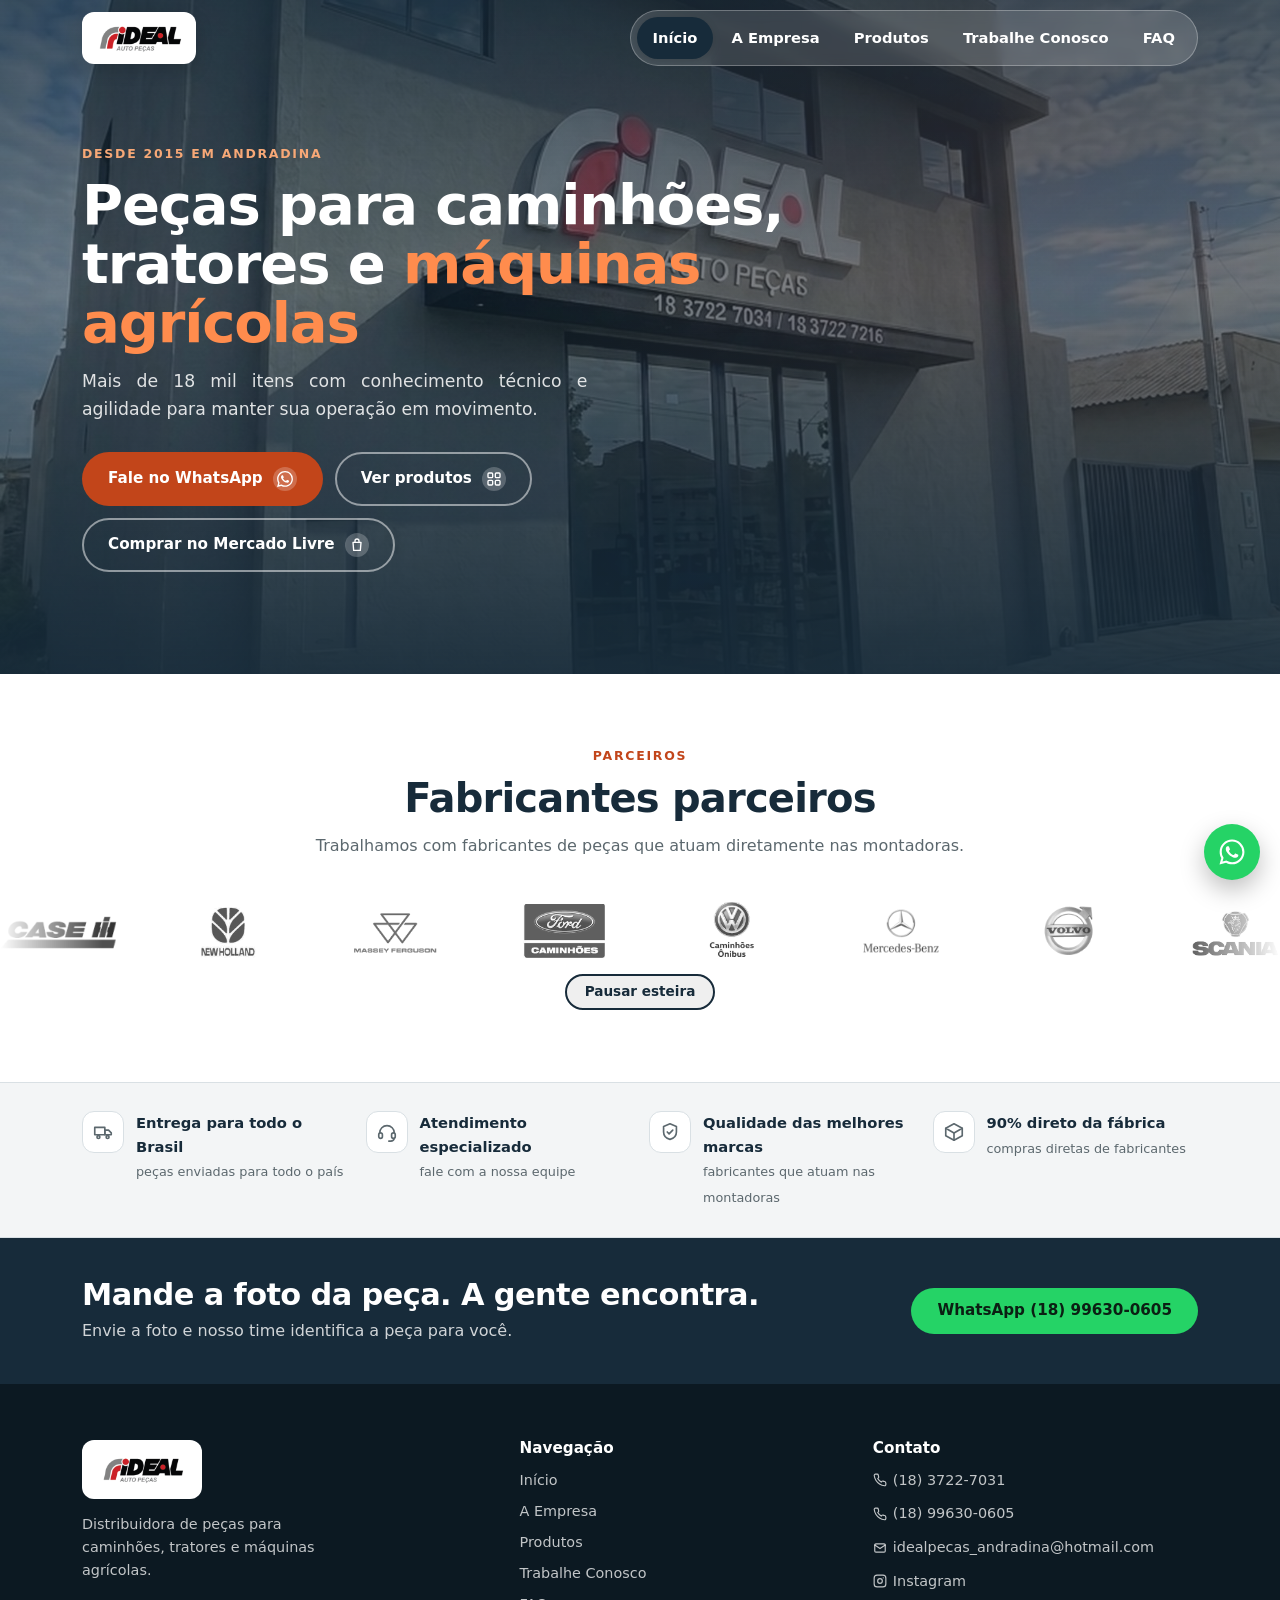
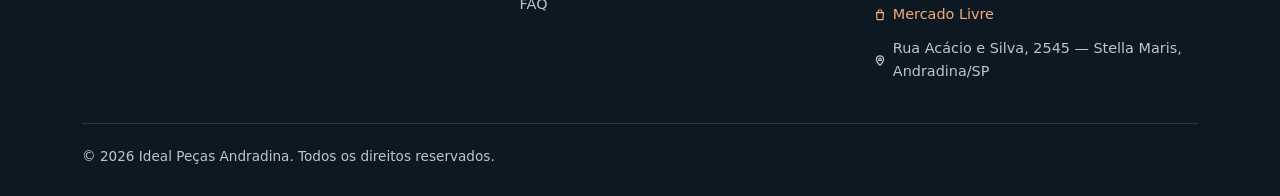
<file: public/index.html>
<!DOCTYPE html>
<html lang="pt-BR">
<head>
  <meta charset="UTF-8" />
  <meta name="viewport" content="width=device-width, initial-scale=1.0" />
  <meta name="theme-color" content="#172B3A" />
  <script>document.documentElement.classList.add('js');</script>
  <title>Ideal Peças Andradina — Peças para Caminhões, Tratores e Máquinas Agrícolas</title>
  <meta name="description" content="Distribuidora de peças para caminhões, tratores e máquinas agrícolas, desde 2015 em Andradina. Procedência e atendimento próximo." />
  <link rel="icon" href="images/logo/logo.png" type="image/png" />
  <link rel="stylesheet" href="styles/main.css" />
</head>
<body>
  <a class="skip-link" href="#conteudo">Pular para o conteúdo</a>

  <header class="site-header">
    <div class="container header-inner">
      <a class="brand" href="index.html" aria-label="Ideal Peças Andradina — início">
        <img src="images/logo/logo.png" alt="Logotipo iDEAL Auto Peças" width="140" height="60" />
      </a>

      <button class="nav-toggle" type="button" aria-expanded="false" aria-controls="menu-principal">
        <span class="nav-toggle-bar"></span>
        <span class="nav-toggle-bar"></span>
        <span class="nav-toggle-bar"></span>
        <span class="sr-only">Abrir menu</span>
      </button>

      <nav class="site-nav" aria-label="Navegação principal">
        <ul id="menu-principal" class="nav-list">
          <li><a class="is-active" aria-current="page" href="index.html">Início</a></li>
          <li><a href="pages/sobre.html">A Empresa</a></li>
          <li><a href="pages/produtos.html">Produtos</a></li>
          <li><a href="pages/trabalhe-conosco.html">Trabalhe Conosco</a></li>
          <li><a href="pages/faq.html" aria-label="Perguntas frequentes">FAQ</a></li>
        </ul>
      </nav>

    </div>
  </header>

  <main id="conteudo">
    <!-- HERO -->
    <section class="hero">
      <div class="hero-bg" aria-hidden="true">
        <img src="images/hero/hero-fachada-gemini.jpg" alt="" />
      </div>
      <div class="container hero-inner">
        <div class="hero-text">
          <p class="eyebrow">Desde 2015 em Andradina</p>
          <h1>Peças para caminhões, tratores e <span class="hl">máquinas agrícolas</span></h1>
          <p class="hero-subtitle">Mais de 18 mil itens com conhecimento técnico e agilidade para manter sua operação em movimento.</p>
          <div class="hero-actions">
            <a class="btn btn-accent" href="https://wa.me/5518996300605?text=Ol%C3%A1%21%20Gostaria%20de%20um%20or%C3%A7amento%20de%20pe%C3%A7as." target="_blank" rel="noopener noreferrer">Fale no WhatsApp <span class="btn-icon" aria-hidden="true"><svg viewBox="0 0 24 24" fill="currentColor"><path d="M17.472 14.382c-.297-.149-1.758-.867-2.03-.967-.273-.099-.471-.148-.67.15-.197.297-.767.966-.94 1.164-.173.199-.347.223-.644.075-.297-.15-1.255-.463-2.39-1.475-.883-.788-1.48-1.761-1.653-2.059-.173-.297-.018-.458.13-.606.134-.133.298-.347.446-.52.149-.174.198-.298.298-.497.099-.198.05-.371-.025-.52-.075-.149-.669-1.612-.916-2.207-.242-.579-.487-.5-.669-.51-.173-.008-.371-.01-.57-.01-.198 0-.52.074-.792.372-.272.297-1.04 1.016-1.04 2.479 0 1.462 1.065 2.875 1.213 3.074.149.198 2.096 3.2 5.077 4.487.709.306 1.262.489 1.694.625.712.227 1.36.195 1.871.118.571-.085 1.758-.719 2.006-1.413.248-.694.248-1.289.173-1.413-.074-.124-.272-.198-.57-.347m-5.421 7.403h-.004a9.87 9.87 0 0 1-5.031-1.378l-.361-.214-3.741.982.998-3.648-.235-.374a9.86 9.86 0 0 1-1.51-5.26c.001-5.45 4.436-9.884 9.888-9.884 2.64 0 5.122 1.03 6.988 2.898a9.825 9.825 0 0 1 2.893 6.994c-.003 5.45-4.437 9.884-9.885 9.884m8.413-18.297A11.815 11.815 0 0 0 12.05 0C5.495 0 .16 5.335.157 11.892c0 2.096.547 4.142 1.588 5.945L.057 24l6.305-1.654a11.882 11.882 0 0 0 5.683 1.448h.005c6.554 0 11.89-5.335 11.893-11.893a11.821 11.821 0 0 0-3.48-8.413Z"/></svg></span></a>
            <a class="btn btn-ghost" href="pages/produtos.html">Ver produtos <span class="btn-icon" aria-hidden="true"><svg viewBox="0 0 24 24" fill="none" stroke="currentColor" stroke-width="2" stroke-linecap="round" stroke-linejoin="round"><rect x="3" y="3" width="7" height="7" rx="1.5"/><rect x="14" y="3" width="7" height="7" rx="1.5"/><rect x="3" y="14" width="7" height="7" rx="1.5"/><rect x="14" y="14" width="7" height="7" rx="1.5"/></svg></span></a>
            <a class="btn btn-ghost" href="https://www.mercadolivre.com.br/pagina/idealpecasltdaandradina" target="_blank" rel="noopener noreferrer">Comprar no Mercado Livre <span class="btn-icon" aria-hidden="true"><svg viewBox="0 0 24 24" fill="none" stroke="currentColor" stroke-width="2" stroke-linecap="round" stroke-linejoin="round"><path d="M6 8h12l-1 12H7L6 8Z"/><path d="M9 8V6a3 3 0 0 1 6 0v2"/></svg></span></a>
          </div>
        </div>
      </div>
    </section>


    <!-- ESTEIRA DE PARCEIROS -->
    <section class="section parceiros">
      <div class="container">
        <div class="section-head">
          <p class="eyebrow">Parceiros</p>
          <h2>Fabricantes parceiros</h2>
          <p class="section-lead">Trabalhamos com fabricantes de peças que atuam diretamente nas montadoras.</p>
        </div>
      </div>
      <div class="marquee" role="region" aria-label="Logotipos de fabricantes parceiros">
        <div class="marquee-track">
          <ul class="marquee-group">
            <li><img src="images/parceiros/case.png" alt="CASE" loading="lazy" /></li>
            <li><img src="images/parceiros/new-holland.png" alt="New Holland" loading="lazy" /></li>
            <li><img src="images/parceiros/massey-ferguson.png" alt="Massey Ferguson" loading="lazy" /></li>
            <li><img src="images/parceiros/ford.png" alt="Ford Caminhões" loading="lazy" /></li>
            <li><img src="images/parceiros/volkswagen.png" alt="Volkswagen Caminhões" loading="lazy" /></li>
            <li><img src="images/parceiros/mercedes-benz.png" alt="Mercedes-Benz" loading="lazy" /></li>
            <li><img src="images/parceiros/volvo.png" alt="Volvo" loading="lazy" /></li>
            <li><img src="images/parceiros/scania.png" alt="Scania" loading="lazy" /></li>
            <li><img src="images/parceiros/iveco.png" alt="Iveco" loading="lazy" /></li>
            <li><img src="images/parceiros/valtra.png" alt="Valtra" loading="lazy" /></li>
            <li><img src="images/parceiros/john-deere.png" alt="John Deere" loading="lazy" /></li>
            <li><img src="images/parceiros/cummins.png" alt="Cummins" loading="lazy" /></li>
            <li><img src="images/parceiros/eaton.png" alt="Eaton" loading="lazy" /></li>
            <li><img src="images/parceiros/zm.png" alt="ZM" loading="lazy" /></li>
            <li><img src="images/parceiros/rda.png" alt="RDA" loading="lazy" /></li>
            <li><img src="images/parceiros/spall.png" alt="Spall Juntas" loading="lazy" /></li>
            <li><img src="images/parceiros/illinois.png" alt="Juntas Illinois" loading="lazy" /></li>
            <li><img src="images/parceiros/mdm.png" alt="MDM Conexões" loading="lazy" /></li>
          </ul>
          <ul class="marquee-group" aria-hidden="true">
            <li><img src="images/parceiros/case.png" alt="" loading="lazy" /></li>
            <li><img src="images/parceiros/new-holland.png" alt="" loading="lazy" /></li>
            <li><img src="images/parceiros/massey-ferguson.png" alt="" loading="lazy" /></li>
            <li><img src="images/parceiros/ford.png" alt="" loading="lazy" /></li>
            <li><img src="images/parceiros/volkswagen.png" alt="" loading="lazy" /></li>
            <li><img src="images/parceiros/mercedes-benz.png" alt="" loading="lazy" /></li>
            <li><img src="images/parceiros/volvo.png" alt="" loading="lazy" /></li>
            <li><img src="images/parceiros/scania.png" alt="" loading="lazy" /></li>
            <li><img src="images/parceiros/iveco.png" alt="" loading="lazy" /></li>
            <li><img src="images/parceiros/valtra.png" alt="" loading="lazy" /></li>
            <li><img src="images/parceiros/john-deere.png" alt="" loading="lazy" /></li>
            <li><img src="images/parceiros/cummins.png" alt="" loading="lazy" /></li>
            <li><img src="images/parceiros/eaton.png" alt="" loading="lazy" /></li>
            <li><img src="images/parceiros/zm.png" alt="" loading="lazy" /></li>
            <li><img src="images/parceiros/rda.png" alt="" loading="lazy" /></li>
            <li><img src="images/parceiros/spall.png" alt="" loading="lazy" /></li>
            <li><img src="images/parceiros/illinois.png" alt="" loading="lazy" /></li>
            <li><img src="images/parceiros/mdm.png" alt="" loading="lazy" /></li>
          </ul>
        </div>
      </div>
      <div class="container marquee-actions">
        <button class="btn btn-outline marquee-toggle" type="button" data-marquee-toggle aria-pressed="false">Pausar esteira</button>
      </div>
    </section>

    <!-- BENEFÍCIOS (base DIP) -->
    <section class="benefits" aria-label="Vantagens">
      <div class="container benefits-grid">
        <div class="benefit">
          <span class="benefit-icon" aria-hidden="true"><svg viewBox="0 0 24 24" fill="none" stroke="currentColor" stroke-width="1.8" stroke-linecap="round" stroke-linejoin="round"><path d="M3 7h11v8H3z"/><path d="M14 10h4l3 3v2h-7z"/><circle cx="7" cy="17.5" r="1.6"/><circle cx="17" cy="17.5" r="1.6"/></svg></span>
          <div><strong>Entrega para todo o Brasil</strong><span>peças enviadas para todo o país</span></div>
        </div>
        <div class="benefit">
          <span class="benefit-icon" aria-hidden="true"><svg viewBox="0 0 24 24" fill="none" stroke="currentColor" stroke-width="1.8" stroke-linecap="round" stroke-linejoin="round"><path d="M4 13a8 8 0 0 1 16 0"/><rect x="3" y="13" width="4" height="6" rx="2"/><rect x="17" y="13" width="4" height="6" rx="2"/><path d="M20 19a4 4 0 0 1-4 3h-2"/></svg></span>
          <div><strong>Atendimento especializado</strong><span>fale com a nossa equipe</span></div>
        </div>
        <div class="benefit">
          <span class="benefit-icon" aria-hidden="true"><svg viewBox="0 0 24 24" fill="none" stroke="currentColor" stroke-width="1.8" stroke-linecap="round" stroke-linejoin="round"><path d="M12 3l7 3v6c0 4-3 7-7 8-4-1-7-4-7-8V6l7-3z"/><path d="M9 12l2 2 4-4"/></svg></span>
          <div><strong>Qualidade das melhores marcas</strong><span>fabricantes que atuam nas montadoras</span></div>
        </div>
        <div class="benefit">
          <span class="benefit-icon" aria-hidden="true"><svg viewBox="0 0 24 24" fill="none" stroke="currentColor" stroke-width="1.8" stroke-linecap="round" stroke-linejoin="round"><path d="M3 8l9-5 9 5-9 5-9-5z"/><path d="M3 8v8l9 5 9-5V8"/><path d="M12 13v8"/></svg></span>
          <div><strong>90% direto da fábrica</strong><span>compras diretas de fabricantes</span></div>
        </div>
      </div>
    </section>

    <!-- FAIXA WHATSAPP (base DIP) -->
    <section class="wa-band" aria-label="Atendimento pelo WhatsApp">
      <div class="container wa-band-inner">
        <div class="wa-band-text">
          <h2>Mande a foto da peça. A gente encontra.</h2>
          <p>Envie a foto e nosso time identifica a peça para você.</p>
        </div>
        <a class="btn btn-wa" href="https://wa.me/5518996300605?text=Ol%C3%A1%21%20Vou%20mandar%20a%20foto%20de%20uma%20pe%C3%A7a." target="_blank" rel="noopener noreferrer">WhatsApp (18) 99630-0605</a>
      </div>
    </section>
  </main>

  <footer class="site-footer">
    <div class="container">
      <div class="footer-top">
        <div class="footer-brand">
          <img src="images/logo/logo.png" alt="Logotipo iDEAL Auto Peças" width="130" height="55" loading="lazy" />
          <p>Distribuidora de peças para caminhões, tratores e máquinas agrícolas.</p>
        </div>
        <div class="footer-cols">
          <div class="footer-col">
            <h3>Navegação</h3>
            <ul>
              <li><a href="index.html">Início</a></li>
              <li><a href="pages/sobre.html">A Empresa</a></li>
              <li><a href="pages/produtos.html">Produtos</a></li>
              <li><a href="pages/trabalhe-conosco.html">Trabalhe Conosco</a></li>
              <li><a href="pages/faq.html">FAQ</a></li>
            </ul>
          </div>
          <div class="footer-col">
            <h3>Contato</h3>
            <ul>
              <li><a class="footer-contact" href="tel:+551837227031"><svg viewBox="0 0 24 24" fill="none" stroke="currentColor" stroke-width="2" stroke-linecap="round" stroke-linejoin="round" aria-hidden="true"><path d="M22 16.9v3a2 2 0 0 1-2.2 2 19.8 19.8 0 0 1-8.6-3.1 19.5 19.5 0 0 1-6-6A19.8 19.8 0 0 1 2.1 4.2 2 2 0 0 1 4.1 2h3a2 2 0 0 1 2 1.7c.1.9.3 1.8.6 2.6a2 2 0 0 1-.5 2.1L8.1 9.5a16 16 0 0 0 6 6l1.1-1.1a2 2 0 0 1 2.1-.5c.8.3 1.7.5 2.6.6a2 2 0 0 1 1.7 2z"/></svg> (18) 3722-7031</a></li>
              <li><a class="footer-contact" href="tel:+5518996300605"><svg viewBox="0 0 24 24" fill="none" stroke="currentColor" stroke-width="2" stroke-linecap="round" stroke-linejoin="round" aria-hidden="true"><path d="M22 16.9v3a2 2 0 0 1-2.2 2 19.8 19.8 0 0 1-8.6-3.1 19.5 19.5 0 0 1-6-6A19.8 19.8 0 0 1 2.1 4.2 2 2 0 0 1 4.1 2h3a2 2 0 0 1 2 1.7c.1.9.3 1.8.6 2.6a2 2 0 0 1-.5 2.1L8.1 9.5a16 16 0 0 0 6 6l1.1-1.1a2 2 0 0 1 2.1-.5c.8.3 1.7.5 2.6.6a2 2 0 0 1 1.7 2z"/></svg> (18) 99630-0605</a></li>
              <li><a class="footer-contact" href="mailto:idealpecas_andradina@hotmail.com"><svg viewBox="0 0 24 24" fill="none" stroke="currentColor" stroke-width="2" stroke-linecap="round" stroke-linejoin="round" aria-hidden="true"><rect x="3" y="5" width="18" height="14" rx="2"/><path d="m3 7 9 6 9-6"/></svg> idealpecas_andradina@hotmail.com</a></li>
              <li><a class="footer-contact" href="https://www.instagram.com/ideal.pecas/" target="_blank" rel="noopener noreferrer"><svg viewBox="0 0 24 24" fill="none" stroke="currentColor" stroke-width="2" stroke-linecap="round" stroke-linejoin="round" aria-hidden="true"><rect x="2" y="2" width="20" height="20" rx="5"/><circle cx="12" cy="12" r="4"/><circle cx="17.5" cy="6.5" r="1" fill="currentColor" stroke="none"/></svg> Instagram</a></li>
              <li><a class="footer-contact footer-ml" href="https://www.mercadolivre.com.br/pagina/idealpecasltdaandradina" target="_blank" rel="noopener noreferrer"><svg viewBox="0 0 24 24" fill="none" stroke="currentColor" stroke-width="2" stroke-linecap="round" stroke-linejoin="round" aria-hidden="true"><path d="M6 8h12l-1 12H7L6 8Z"/><path d="M9 8V6a3 3 0 0 1 6 0v2"/></svg> Mercado Livre</a></li>
              <li><a class="footer-contact" href="https://maps.app.goo.gl/W4PfQbWxk6wSj4566" target="_blank" rel="noopener noreferrer"><svg viewBox="0 0 24 24" fill="none" stroke="currentColor" stroke-width="2" stroke-linecap="round" stroke-linejoin="round" aria-hidden="true"><path d="M12 21s-6-5.3-6-10a6 6 0 1 1 12 0c0 4.7-6 10-6 10z"/><circle cx="12" cy="11" r="2.2"/></svg> Rua Acácio e Silva, 2545 — Stella Maris, Andradina/SP<span class="sr-only"> (abre no Google Maps)</span></a></li>
            </ul>
          </div>
        </div>
      </div>
      <div class="footer-bottom">
        <p>&copy; <span id="ano-atual">2026</span> Ideal Peças Andradina. Todos os direitos reservados.</p>
      </div>
    </div>
  </footer>

  <a class="wa-float" href="https://wa.me/5518996300605?text=Ol%C3%A1%21%20Gostaria%20de%20um%20or%C3%A7amento%20de%20pe%C3%A7as." target="_blank" rel="noopener noreferrer" aria-label="Falar no WhatsApp">
    <svg viewBox="0 0 24 24" fill="currentColor" aria-hidden="true"><path d="M19.05 4.91A9.82 9.82 0 0 0 12.04 2C6.58 2 2.13 6.45 2.13 11.91c0 1.75.46 3.45 1.32 4.95L2 22l5.25-1.38c1.45.79 3.08 1.21 4.79 1.21h.01c5.46 0 9.91-4.45 9.91-9.91 0-2.65-1.03-5.14-2.91-7.02zM12.05 20.15h-.01c-1.48 0-2.93-.4-4.19-1.15l-.3-.18-3.12.82.83-3.04-.2-.31a8.19 8.19 0 0 1-1.26-4.38c0-4.54 3.7-8.23 8.24-8.23 2.2 0 4.27.86 5.83 2.42a8.19 8.19 0 0 1 2.41 5.83c0 4.54-3.7 8.23-8.23 8.23zm4.52-6.16c-.25-.12-1.47-.72-1.69-.81-.23-.08-.39-.12-.56.13-.16.25-.64.81-.79.97-.14.16-.29.18-.54.06-.25-.12-1.05-.39-1.99-1.23-.74-.66-1.23-1.47-1.38-1.72-.14-.25-.02-.38.11-.51.11-.11.25-.29.37-.43.12-.14.16-.25.25-.41.08-.16.04-.31-.02-.43-.06-.12-.56-1.34-.76-1.84-.2-.48-.41-.42-.56-.43-.14-.01-.31-.01-.47-.01-.16 0-.43.06-.66.31-.23.25-.86.85-.86 2.07 0 1.22.89 2.4 1.01 2.56.12.16 1.75 2.67 4.23 3.74.59.26 1.05.41 1.41.52.59.19 1.13.16 1.56.1.48-.07 1.47-.6 1.68-1.18.21-.58.21-1.07.14-1.18-.06-.11-.22-.18-.47-.3z"/></svg>
  </a>

  <script src="scripts/main.js" defer></script>
</body>
</html>
</file>
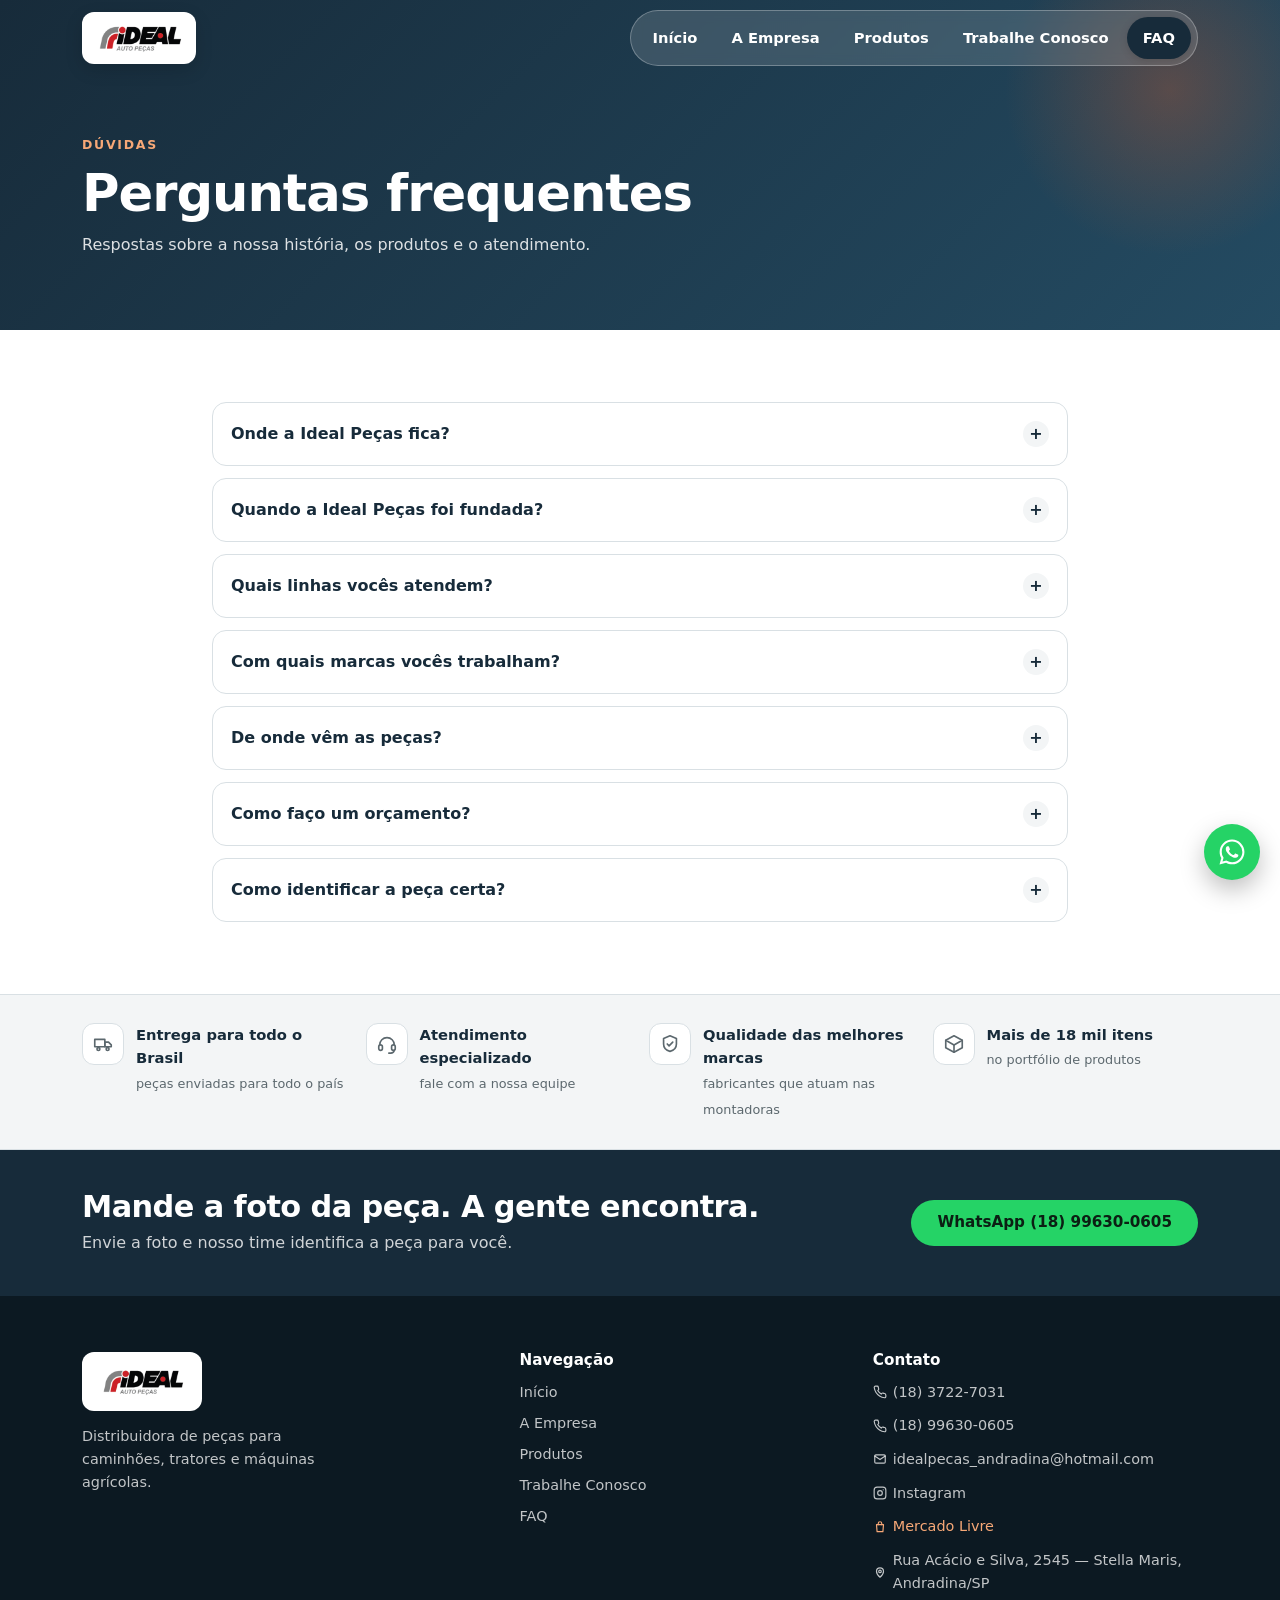
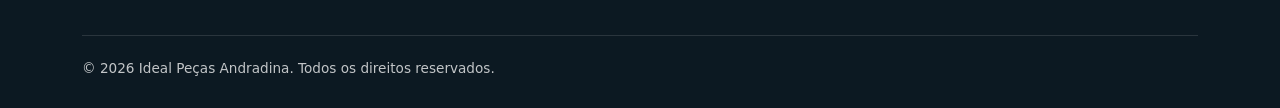
<file: public/pages/faq.html>
<!DOCTYPE html>
<html lang="pt-BR">
<head>
  <meta charset="UTF-8" />
  <meta name="viewport" content="width=device-width, initial-scale=1.0" />
  <meta name="theme-color" content="#172B3A" />
  <script>document.documentElement.classList.add('js');</script>
  <title>FAQ — Ideal Peças Andradina</title>
  <meta name="description" content="Perguntas frequentes sobre a história, os produtos e o atendimento da Ideal Peças Andradina." />
  <link rel="icon" href="../images/logo/logo.png" type="image/png" />
  <link rel="stylesheet" href="../styles/main.css" />
</head>
<body>
  <a class="skip-link" href="#conteudo">Pular para o conteúdo</a>

  <header class="site-header">
    <div class="container header-inner">
      <a class="brand" href="../index.html" aria-label="Ideal Peças Andradina — início">
        <img src="../images/logo/logo.png" alt="Logotipo iDEAL Auto Peças" width="140" height="60" />
      </a>
      <button class="nav-toggle" type="button" aria-expanded="false" aria-controls="menu-principal">
        <span class="nav-toggle-bar"></span><span class="nav-toggle-bar"></span><span class="nav-toggle-bar"></span>
        <span class="sr-only">Abrir menu</span>
      </button>
      <nav class="site-nav" aria-label="Navegação principal">
        <ul id="menu-principal" class="nav-list">
          <li><a href="../index.html">Início</a></li>
          <li><a href="sobre.html">A Empresa</a></li>
          <li><a href="produtos.html">Produtos</a></li>
          <li><a href="trabalhe-conosco.html">Trabalhe Conosco</a></li>
          <li><a class="is-active" aria-current="page" href="faq.html" aria-label="Perguntas frequentes">FAQ</a></li>
        </ul>
      </nav>
    </div>
  </header>

  <main id="conteudo">
    <section class="page-hero">
      <div class="container">
        <p class="eyebrow">Dúvidas</p>
        <h1>Perguntas frequentes</h1>
        <p>Respostas sobre a nossa história, os produtos e o atendimento.</p>
      </div>
    </section>

    <section class="section faq" id="faq">
      <div class="container faq-inner">
        <div class="faq-list">
          <details class="faq-item">
            <summary>Onde a Ideal Peças fica? <span class="faq-chevron" aria-hidden="true">+</span></summary>
            <p>Estamos na <a class="map-link" href="https://maps.app.goo.gl/W4PfQbWxk6wSj4566" target="_blank" rel="noopener noreferrer">Rua Acácio e Silva, 2545, Stella Maris — Andradina/SP<span class="sr-only"> (abre no Google Maps)</span></a>.</p>
          </details>
          <details class="faq-item">
            <summary>Quando a Ideal Peças foi fundada? <span class="faq-chevron" aria-hidden="true">+</span></summary>
            <p>Em 2015. A empresa nasceu para dar continuidade ao atendimento de peças para tratores Valtra, caminhões Volkswagen e motores MWM após o encerramento da concessionária Pagan.</p>
          </details>
          <details class="faq-item">
            <summary>Quais linhas vocês atendem? <span class="faq-chevron" aria-hidden="true">+</span></summary>
            <p>Trabalhamos com peças para caminhões, tratores e máquinas agrícolas, para diferentes aplicações.</p>
          </details>
          <details class="faq-item">
            <summary>Com quais marcas vocês trabalham? <span class="faq-chevron" aria-hidden="true">+</span></summary>
            <p>Trabalhamos com fabricantes que atuam em montadoras como Ford, VW, Mercedes-Benz, Volvo, Iveco, Valtra, Massey Ferguson, John Deere, CASE e New Holland, além de outras marcas do setor.</p>
          </details>
          <details class="faq-item">
            <summary>De onde vêm as peças? <span class="faq-chevron" aria-hidden="true">+</span></summary>
            <p>A maior parte do estoque é comprada diretamente das fábricas. Selecionamos fornecedores reconhecidos, com relação às cadeias das montadoras, para garantir procedência.</p>
          </details>
          <details class="faq-item">
            <summary>Como faço um orçamento? <span class="faq-chevron" aria-hidden="true">+</span></summary>
            <p>Pelo WhatsApp (18) 99630-0605, por telefone (18) 3722-7031 ou pelo e-mail idealpecas_andradina@hotmail.com.</p>
          </details>
          <details class="faq-item">
            <summary>Como identificar a peça certa? <span class="faq-chevron" aria-hidden="true">+</span></summary>
            <p>Envie uma foto da peça ou o código pelo WhatsApp. Nossa equipe confirma a aplicação antes do orçamento.</p>
          </details>
        </div>
      </div>
    </section>

    <section class="benefits" aria-label="Vantagens">
      <div class="container benefits-grid">
        <div class="benefit"><span class="benefit-icon" aria-hidden="true"><svg viewBox="0 0 24 24" fill="none" stroke="currentColor" stroke-width="1.8" stroke-linecap="round" stroke-linejoin="round"><path d="M3 7h11v8H3z"/><path d="M14 10h4l3 3v2h-7z"/><circle cx="7" cy="17.5" r="1.6"/><circle cx="17" cy="17.5" r="1.6"/></svg></span><div><strong>Entrega para todo o Brasil</strong><span>peças enviadas para todo o país</span></div></div>
        <div class="benefit"><span class="benefit-icon" aria-hidden="true"><svg viewBox="0 0 24 24" fill="none" stroke="currentColor" stroke-width="1.8" stroke-linecap="round" stroke-linejoin="round"><path d="M4 13a8 8 0 0 1 16 0"/><rect x="3" y="13" width="4" height="6" rx="2"/><rect x="17" y="13" width="4" height="6" rx="2"/><path d="M20 19a4 4 0 0 1-4 3h-2"/></svg></span><div><strong>Atendimento especializado</strong><span>fale com a nossa equipe</span></div></div>
        <div class="benefit"><span class="benefit-icon" aria-hidden="true"><svg viewBox="0 0 24 24" fill="none" stroke="currentColor" stroke-width="1.8" stroke-linecap="round" stroke-linejoin="round"><path d="M12 3l7 3v6c0 4-3 7-7 8-4-1-7-4-7-8V6l7-3z"/><path d="M9 12l2 2 4-4"/></svg></span><div><strong>Qualidade das melhores marcas</strong><span>fabricantes que atuam nas montadoras</span></div></div>
        <div class="benefit"><span class="benefit-icon" aria-hidden="true"><svg viewBox="0 0 24 24" fill="none" stroke="currentColor" stroke-width="1.8" stroke-linecap="round" stroke-linejoin="round"><path d="M3 8l9-5 9 5-9 5-9-5z"/><path d="M3 8v8l9 5 9-5V8"/><path d="M12 13v8"/></svg></span><div><strong>Mais de 18 mil itens</strong><span>no portfólio de produtos</span></div></div>
      </div>
    </section>

    <section class="wa-band" aria-label="Atendimento pelo WhatsApp">
      <div class="container wa-band-inner">
        <div class="wa-band-text">
          <h2>Mande a foto da peça. A gente encontra.</h2>
          <p>Envie a foto e nosso time identifica a peça para você.</p>
        </div>
        <a class="btn btn-wa" href="https://wa.me/5518996300605?text=Ol%C3%A1%21%20Vou%20mandar%20a%20foto%20de%20uma%20pe%C3%A7a." target="_blank" rel="noopener noreferrer">WhatsApp (18) 99630-0605</a>
      </div>
    </section>
  </main>

  <footer class="site-footer">
    <div class="container">
      <div class="footer-top">
        <div class="footer-brand">
          <img src="../images/logo/logo.png" alt="Logotipo iDEAL Auto Peças" width="130" height="55" loading="lazy" />
          <p>Distribuidora de peças para caminhões, tratores e máquinas agrícolas.</p>
        </div>
        <div class="footer-cols">
          <div class="footer-col">
            <h3>Navegação</h3>
            <ul>
              <li><a href="../index.html">Início</a></li>
              <li><a href="sobre.html">A Empresa</a></li>
              <li><a href="produtos.html">Produtos</a></li>
              <li><a href="trabalhe-conosco.html">Trabalhe Conosco</a></li>
              <li><a href="faq.html">FAQ</a></li>
            </ul>
          </div>
          <div class="footer-col">
            <h3>Contato</h3>
            <ul>
              <li><a class="footer-contact" href="tel:+551837227031"><svg viewBox="0 0 24 24" fill="none" stroke="currentColor" stroke-width="2" stroke-linecap="round" stroke-linejoin="round" aria-hidden="true"><path d="M22 16.9v3a2 2 0 0 1-2.2 2 19.8 19.8 0 0 1-8.6-3.1 19.5 19.5 0 0 1-6-6A19.8 19.8 0 0 1 2.1 4.2 2 2 0 0 1 4.1 2h3a2 2 0 0 1 2 1.7c.1.9.3 1.8.6 2.6a2 2 0 0 1-.5 2.1L8.1 9.5a16 16 0 0 0 6 6l1.1-1.1a2 2 0 0 1 2.1-.5c.8.3 1.7.5 2.6.6a2 2 0 0 1 1.7 2z"/></svg> (18) 3722-7031</a></li>
              <li><a class="footer-contact" href="tel:+5518996300605"><svg viewBox="0 0 24 24" fill="none" stroke="currentColor" stroke-width="2" stroke-linecap="round" stroke-linejoin="round" aria-hidden="true"><path d="M22 16.9v3a2 2 0 0 1-2.2 2 19.8 19.8 0 0 1-8.6-3.1 19.5 19.5 0 0 1-6-6A19.8 19.8 0 0 1 2.1 4.2 2 2 0 0 1 4.1 2h3a2 2 0 0 1 2 1.7c.1.9.3 1.8.6 2.6a2 2 0 0 1-.5 2.1L8.1 9.5a16 16 0 0 0 6 6l1.1-1.1a2 2 0 0 1 2.1-.5c.8.3 1.7.5 2.6.6a2 2 0 0 1 1.7 2z"/></svg> (18) 99630-0605</a></li>
              <li><a class="footer-contact" href="mailto:idealpecas_andradina@hotmail.com"><svg viewBox="0 0 24 24" fill="none" stroke="currentColor" stroke-width="2" stroke-linecap="round" stroke-linejoin="round" aria-hidden="true"><rect x="3" y="5" width="18" height="14" rx="2"/><path d="m3 7 9 6 9-6"/></svg> idealpecas_andradina@hotmail.com</a></li>
              <li><a class="footer-contact" href="https://www.instagram.com/ideal.pecas/" target="_blank" rel="noopener noreferrer"><svg viewBox="0 0 24 24" fill="none" stroke="currentColor" stroke-width="2" stroke-linecap="round" stroke-linejoin="round" aria-hidden="true"><rect x="2" y="2" width="20" height="20" rx="5"/><circle cx="12" cy="12" r="4"/><circle cx="17.5" cy="6.5" r="1" fill="currentColor" stroke="none"/></svg> Instagram</a></li>
              <li><a class="footer-contact footer-ml" href="https://www.mercadolivre.com.br/pagina/idealpecasltdaandradina" target="_blank" rel="noopener noreferrer"><svg viewBox="0 0 24 24" fill="none" stroke="currentColor" stroke-width="2" stroke-linecap="round" stroke-linejoin="round" aria-hidden="true"><path d="M6 8h12l-1 12H7L6 8Z"/><path d="M9 8V6a3 3 0 0 1 6 0v2"/></svg> Mercado Livre</a></li>
              <li><a class="footer-contact" href="https://maps.app.goo.gl/W4PfQbWxk6wSj4566" target="_blank" rel="noopener noreferrer"><svg viewBox="0 0 24 24" fill="none" stroke="currentColor" stroke-width="2" stroke-linecap="round" stroke-linejoin="round" aria-hidden="true"><path d="M12 21s-6-5.3-6-10a6 6 0 1 1 12 0c0 4.7-6 10-6 10z"/><circle cx="12" cy="11" r="2.2"/></svg> Rua Acácio e Silva, 2545 — Stella Maris, Andradina/SP<span class="sr-only"> (abre no Google Maps)</span></a></li>
            </ul>
          </div>
        </div>
      </div>
      <div class="footer-bottom">
        <p>&copy; <span id="ano-atual">2026</span> Ideal Peças Andradina. Todos os direitos reservados.</p>
      </div>
    </div>
  </footer>

  <a class="wa-float" href="https://wa.me/5518996300605?text=Ol%C3%A1%21%20Gostaria%20de%20um%20or%C3%A7amento%20de%20pe%C3%A7as." target="_blank" rel="noopener noreferrer" aria-label="Falar no WhatsApp">
    <svg viewBox="0 0 24 24" fill="currentColor" aria-hidden="true"><path d="M19.05 4.91A9.82 9.82 0 0 0 12.04 2C6.58 2 2.13 6.45 2.13 11.91c0 1.75.46 3.45 1.32 4.95L2 22l5.25-1.38c1.45.79 3.08 1.21 4.79 1.21h.01c5.46 0 9.91-4.45 9.91-9.91 0-2.65-1.03-5.14-2.91-7.02zM12.05 20.15h-.01c-1.48 0-2.93-.4-4.19-1.15l-.3-.18-3.12.82.83-3.04-.2-.31a8.19 8.19 0 0 1-1.26-4.38c0-4.54 3.7-8.23 8.24-8.23 2.2 0 4.27.86 5.83 2.42a8.19 8.19 0 0 1 2.41 5.83c0 4.54-3.7 8.23-8.23 8.23zm4.52-6.16c-.25-.12-1.47-.72-1.69-.81-.23-.08-.39-.12-.56.13-.16.25-.64.81-.79.97-.14.16-.29.18-.54.06-.25-.12-1.05-.39-1.99-1.23-.74-.66-1.23-1.47-1.38-1.72-.14-.25-.02-.38.11-.51.11-.11.25-.29.37-.43.12-.14.16-.25.25-.41.08-.16.04-.31-.02-.43-.06-.12-.56-1.34-.76-1.84-.2-.48-.41-.42-.56-.43-.14-.01-.31-.01-.47-.01-.16 0-.43.06-.66.31-.23.25-.86.85-.86 2.07 0 1.22.89 2.4 1.01 2.56.12.16 1.75 2.67 4.23 3.74.59.26 1.05.41 1.41.52.59.19 1.13.16 1.56.1.48-.07 1.47-.6 1.68-1.18.21-.58.21-1.07.14-1.18-.06-.11-.22-.18-.47-.3z"/></svg>
  </a>

  <script src="../scripts/main.js" defer></script>
</body>
</html>
</file>
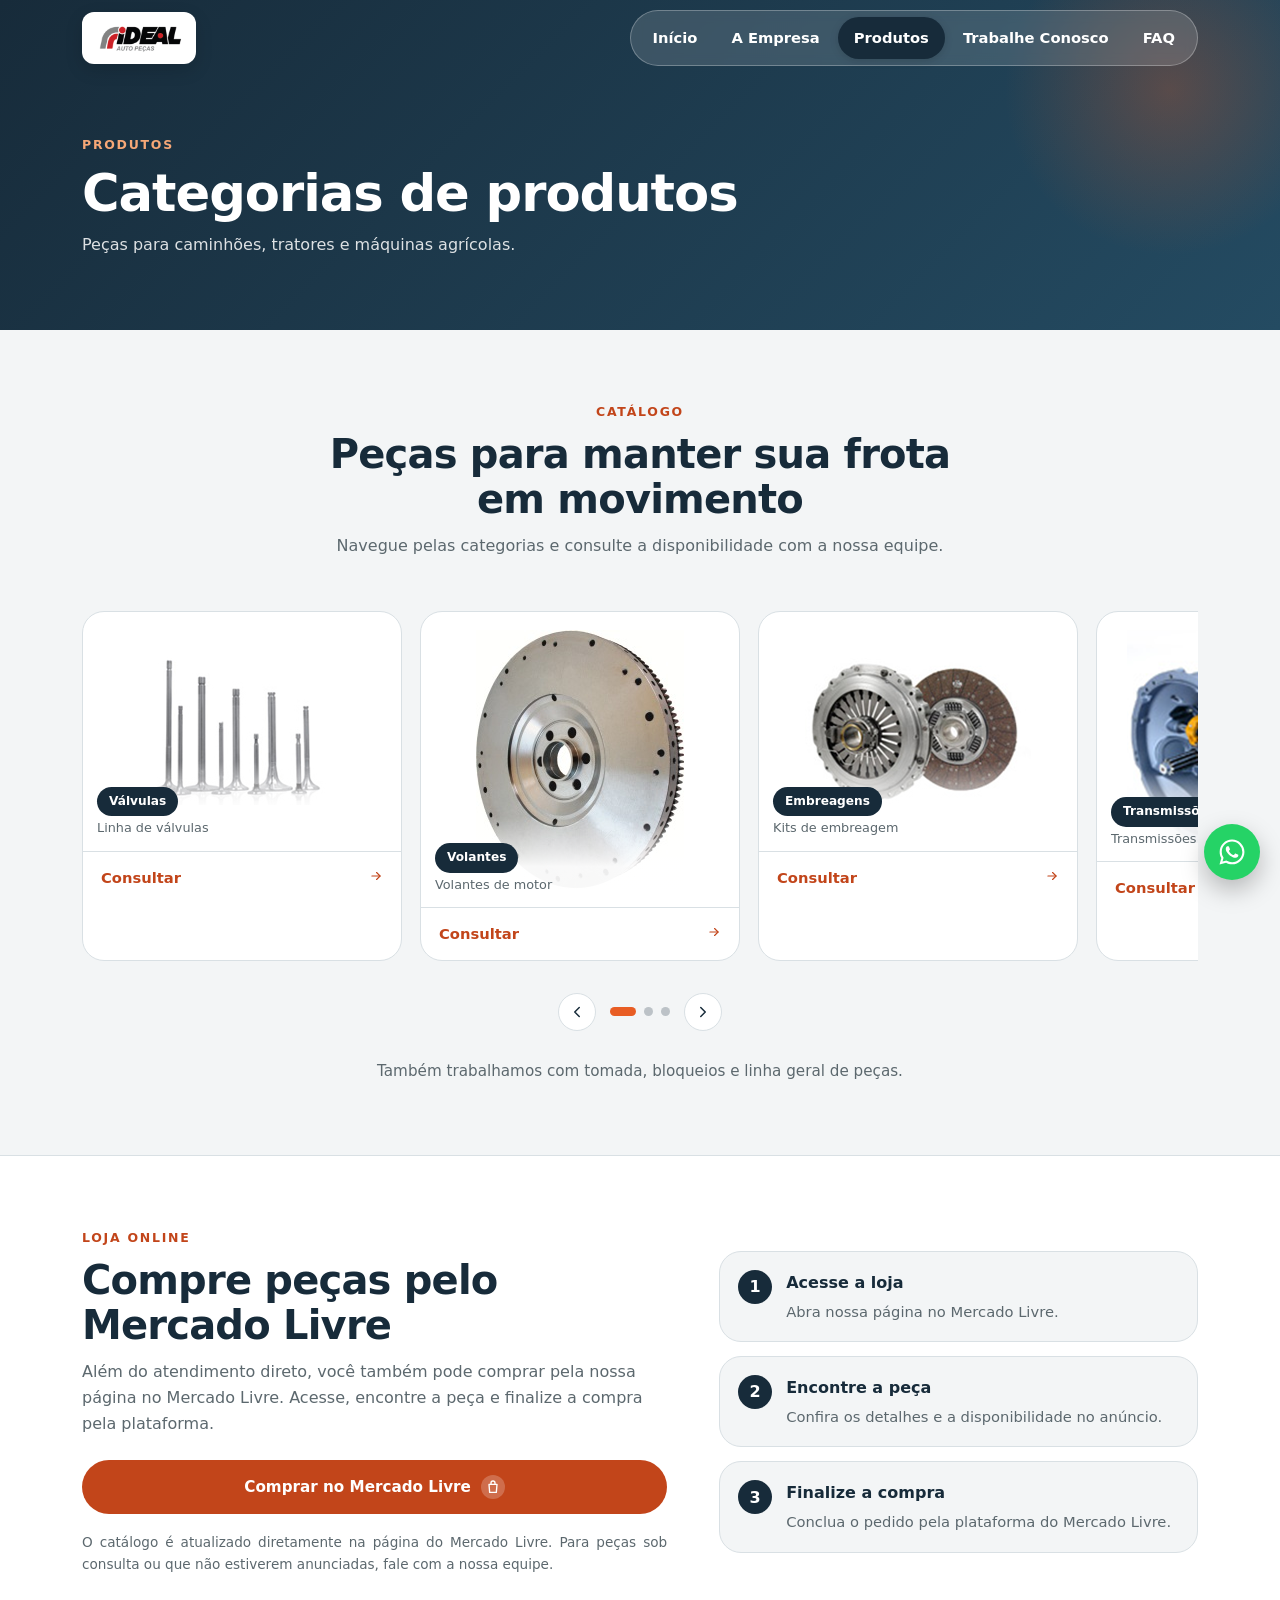
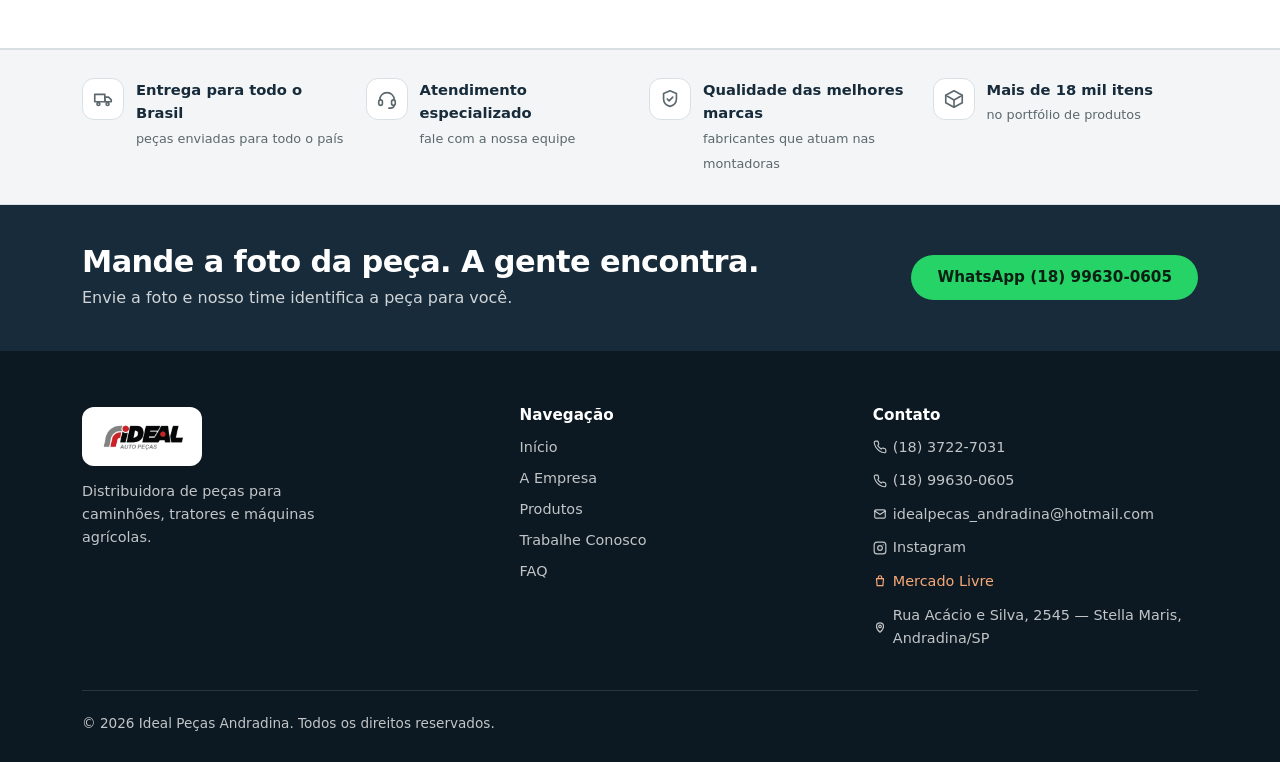
<file: public/pages/produtos.html>
<!DOCTYPE html>
<html lang="pt-BR">
<head>
  <meta charset="UTF-8" />
  <meta name="viewport" content="width=device-width, initial-scale=1.0" />
  <meta name="theme-color" content="#172B3A" />
  <script>document.documentElement.classList.add('js');</script>
  <title>Produtos — Ideal Peças Andradina</title>
  <meta name="description" content="Categorias de peças para caminhões, tratores e máquinas agrícolas: válvulas, volantes, embreagens, transmissões, óleos, servos, selantes e motorização." />
  <link rel="icon" href="../images/logo/logo.png" type="image/png" />
  <link rel="stylesheet" href="../styles/main.css" />
</head>
<body>
  <a class="skip-link" href="#conteudo">Pular para o conteúdo</a>

  <header class="site-header">
    <div class="container header-inner">
      <a class="brand" href="../index.html" aria-label="Ideal Peças Andradina — início">
        <img src="../images/logo/logo.png" alt="Logotipo iDEAL Auto Peças" width="140" height="60" />
      </a>
      <button class="nav-toggle" type="button" aria-expanded="false" aria-controls="menu-principal">
        <span class="nav-toggle-bar"></span><span class="nav-toggle-bar"></span><span class="nav-toggle-bar"></span>
        <span class="sr-only">Abrir menu</span>
      </button>
      <nav class="site-nav" aria-label="Navegação principal">
        <ul id="menu-principal" class="nav-list">
          <li><a href="../index.html">Início</a></li>
          <li><a href="sobre.html">A Empresa</a></li>
          <li><a class="is-active" aria-current="page" href="produtos.html">Produtos</a></li>
          <li><a href="trabalhe-conosco.html">Trabalhe Conosco</a></li>
          <li><a href="faq.html" aria-label="Perguntas frequentes">FAQ</a></li>
        </ul>
      </nav>
    </div>
  </header>

  <main id="conteudo">
    <section class="page-hero">
      <div class="container">
        <p class="eyebrow">Produtos</p>
        <h1>Categorias de produtos</h1>
        <p>Peças para caminhões, tratores e máquinas agrícolas.</p>
      </div>
    </section>

    <section class="section categorias">
      <div class="container">
        <div class="section-head">
          <p class="eyebrow">Catálogo</p>
          <h2>Peças para manter sua frota em movimento</h2>
          <p class="section-lead">Navegue pelas categorias e consulte a disponibilidade com a nossa equipe.</p>
        </div>

        <div class="catalogo-slider" data-catalogo>
          <ul class="catalogo-track" aria-label="Categorias de produtos">
          <li class="product-card">
            <div class="product-media"><img src="../images/categorias/valvulas.jpg" alt="Válvulas de motor" loading="lazy" /><div class="product-meta"><span class="product-tag">Válvulas</span><span class="product-caption">Linha de válvulas</span></div></div>
            <a class="product-link" href="https://wa.me/5518996300605?text=Ol%C3%A1%21%20Gostaria%20de%20consultar%20pe%C3%A7as." target="_blank" rel="noopener noreferrer">Consultar <span aria-hidden="true"><svg width="14" height="14" viewBox="0 0 24 24" fill="none" stroke="currentColor" stroke-width="2" stroke-linecap="round" stroke-linejoin="round"><path d="M5 12h14"/><path d="m13 6 6 6-6 6"/></svg></span></a>
          </li>
          <li class="product-card">
            <div class="product-media"><img src="../images/categorias/volantes.jpg" alt="Volante de motor" loading="lazy" /><div class="product-meta"><span class="product-tag">Volantes</span><span class="product-caption">Volantes de motor</span></div></div>
            <a class="product-link" href="https://wa.me/5518996300605?text=Ol%C3%A1%21%20Gostaria%20de%20consultar%20pe%C3%A7as." target="_blank" rel="noopener noreferrer">Consultar <span aria-hidden="true"><svg width="14" height="14" viewBox="0 0 24 24" fill="none" stroke="currentColor" stroke-width="2" stroke-linecap="round" stroke-linejoin="round"><path d="M5 12h14"/><path d="m13 6 6 6-6 6"/></svg></span></a>
          </li>
          <li class="product-card">
            <div class="product-media"><img src="../images/categorias/embreagens.png" alt="Kit de embreagem" loading="lazy" /><div class="product-meta"><span class="product-tag">Embreagens</span><span class="product-caption">Kits de embreagem</span></div></div>
            <a class="product-link" href="https://wa.me/5518996300605?text=Ol%C3%A1%21%20Gostaria%20de%20consultar%20pe%C3%A7as." target="_blank" rel="noopener noreferrer">Consultar <span aria-hidden="true"><svg width="14" height="14" viewBox="0 0 24 24" fill="none" stroke="currentColor" stroke-width="2" stroke-linecap="round" stroke-linejoin="round"><path d="M5 12h14"/><path d="m13 6 6 6-6 6"/></svg></span></a>
          </li>
          <li class="product-card">
            <div class="product-media"><img src="../images/categorias/transmissoes.png" alt="Transmissão de caminhão" loading="lazy" /><div class="product-meta"><span class="product-tag">Transmissões</span><span class="product-caption">Transmissões e câmbios</span></div></div>
            <a class="product-link" href="https://wa.me/5518996300605?text=Ol%C3%A1%21%20Gostaria%20de%20consultar%20pe%C3%A7as." target="_blank" rel="noopener noreferrer">Consultar <span aria-hidden="true"><svg width="14" height="14" viewBox="0 0 24 24" fill="none" stroke="currentColor" stroke-width="2" stroke-linecap="round" stroke-linejoin="round"><path d="M5 12h14"/><path d="m13 6 6 6-6 6"/></svg></span></a>
          </li>
          <li class="product-card">
            <div class="product-media"><img src="../images/categorias/oleos.png" alt="Óleos lubrificantes Eaton" loading="lazy" /><div class="product-meta"><span class="product-tag">Óleos</span><span class="product-caption">Lubrificantes</span></div></div>
            <a class="product-link" href="https://wa.me/5518996300605?text=Ol%C3%A1%21%20Gostaria%20de%20consultar%20pe%C3%A7as." target="_blank" rel="noopener noreferrer">Consultar <span aria-hidden="true"><svg width="14" height="14" viewBox="0 0 24 24" fill="none" stroke="currentColor" stroke-width="2" stroke-linecap="round" stroke-linejoin="round"><path d="M5 12h14"/><path d="m13 6 6 6-6 6"/></svg></span></a>
          </li>
          <li class="product-card">
            <div class="product-media"><img src="../images/categorias/servos.png" alt="Servo de freio" loading="lazy" /><div class="product-meta"><span class="product-tag">Servos</span><span class="product-caption">Servos e cilindros</span></div></div>
            <a class="product-link" href="https://wa.me/5518996300605?text=Ol%C3%A1%21%20Gostaria%20de%20consultar%20pe%C3%A7as." target="_blank" rel="noopener noreferrer">Consultar <span aria-hidden="true"><svg width="14" height="14" viewBox="0 0 24 24" fill="none" stroke="currentColor" stroke-width="2" stroke-linecap="round" stroke-linejoin="round"><path d="M5 12h14"/><path d="m13 6 6 6-6 6"/></svg></span></a>
          </li>
          <li class="product-card">
            <div class="product-media"><img src="../images/categorias/selantes.jpg" alt="Selantes e adesivos automotivos" loading="lazy" /><div class="product-meta"><span class="product-tag">Selantes</span><span class="product-caption">Selantes e adesivos</span></div></div>
            <a class="product-link" href="https://wa.me/5518996300605?text=Ol%C3%A1%21%20Gostaria%20de%20consultar%20pe%C3%A7as." target="_blank" rel="noopener noreferrer">Consultar <span aria-hidden="true"><svg width="14" height="14" viewBox="0 0 24 24" fill="none" stroke="currentColor" stroke-width="2" stroke-linecap="round" stroke-linejoin="round"><path d="M5 12h14"/><path d="m13 6 6 6-6 6"/></svg></span></a>
          </li>
          <li class="product-card">
            <div class="product-media"><img src="../images/categorias/motorizacao.png" alt="Kit de motorização e pistões" loading="lazy" /><div class="product-meta"><span class="product-tag">Motorização</span><span class="product-caption">Pistões e componentes</span></div></div>
            <a class="product-link" href="https://wa.me/5518996300605?text=Ol%C3%A1%21%20Gostaria%20de%20consultar%20pe%C3%A7as." target="_blank" rel="noopener noreferrer">Consultar <span aria-hidden="true"><svg width="14" height="14" viewBox="0 0 24 24" fill="none" stroke="currentColor" stroke-width="2" stroke-linecap="round" stroke-linejoin="round"><path d="M5 12h14"/><path d="m13 6 6 6-6 6"/></svg></span></a>
          </li>
          </ul>
          <div class="catalogo-controls" hidden>
            <button class="catalogo-arrow" type="button" data-catalogo-prev aria-label="Categoria anterior">
              <svg viewBox="0 0 24 24" fill="none" stroke="currentColor" stroke-width="2" stroke-linecap="round" stroke-linejoin="round" aria-hidden="true"><path d="M15 18l-6-6 6-6"/></svg>
            </button>
            <div class="catalogo-dots" role="group" aria-label="Navegação do catálogo"></div>
            <button class="catalogo-arrow" type="button" data-catalogo-next aria-label="Próxima categoria">
              <svg viewBox="0 0 24 24" fill="none" stroke="currentColor" stroke-width="2" stroke-linecap="round" stroke-linejoin="round" aria-hidden="true"><path d="M9 6l6 6-6 6"/></svg>
            </button>
          </div>
        </div>

        <p class="categorias-note">Também trabalhamos com tomada, bloqueios e linha geral de peças.</p>
      </div>
    </section>

    <!-- LOJA MERCADO LIVRE -->
    <section class="section ml-shop">
      <div class="container ml-shop-inner">
        <div class="ml-shop-text">
          <p class="eyebrow">Loja online</p>
          <h2>Compre peças pelo Mercado Livre</h2>
          <p class="section-lead">Além do atendimento direto, você também pode comprar pela nossa página no Mercado Livre. Acesse, encontre a peça e finalize a compra pela plataforma.</p>
          <div class="ml-actions">
            <a class="btn btn-accent" href="https://www.mercadolivre.com.br/pagina/idealpecasltdaandradina" target="_blank" rel="noopener noreferrer">Comprar no Mercado Livre <span class="btn-icon" aria-hidden="true"><svg viewBox="0 0 24 24" fill="none" stroke="currentColor" stroke-width="2" stroke-linecap="round" stroke-linejoin="round"><path d="M6 8h12l-1 12H7L6 8Z"/><path d="M9 8V6a3 3 0 0 1 6 0v2"/></svg></span></a>
          </div>
          <p class="ml-note">O catálogo é atualizado diretamente na página do Mercado Livre. Para peças sob consulta ou que não estiverem anunciadas, fale com a nossa equipe.</p>
        </div>
        <ol class="ml-steps">
          <li><span class="ml-step-num">1</span><div><strong>Acesse a loja</strong><p>Abra nossa página no Mercado Livre.</p></div></li>
          <li><span class="ml-step-num">2</span><div><strong>Encontre a peça</strong><p>Confira os detalhes e a disponibilidade no anúncio.</p></div></li>
          <li><span class="ml-step-num">3</span><div><strong>Finalize a compra</strong><p>Conclua o pedido pela plataforma do Mercado Livre.</p></div></li>
        </ol>
      </div>
    </section>


    <section class="benefits" aria-label="Vantagens">
      <div class="container benefits-grid">
        <div class="benefit"><span class="benefit-icon" aria-hidden="true"><svg viewBox="0 0 24 24" fill="none" stroke="currentColor" stroke-width="1.8" stroke-linecap="round" stroke-linejoin="round"><path d="M3 7h11v8H3z"/><path d="M14 10h4l3 3v2h-7z"/><circle cx="7" cy="17.5" r="1.6"/><circle cx="17" cy="17.5" r="1.6"/></svg></span><div><strong>Entrega para todo o Brasil</strong><span>peças enviadas para todo o país</span></div></div>
        <div class="benefit"><span class="benefit-icon" aria-hidden="true"><svg viewBox="0 0 24 24" fill="none" stroke="currentColor" stroke-width="1.8" stroke-linecap="round" stroke-linejoin="round"><path d="M4 13a8 8 0 0 1 16 0"/><rect x="3" y="13" width="4" height="6" rx="2"/><rect x="17" y="13" width="4" height="6" rx="2"/><path d="M20 19a4 4 0 0 1-4 3h-2"/></svg></span><div><strong>Atendimento especializado</strong><span>fale com a nossa equipe</span></div></div>
        <div class="benefit"><span class="benefit-icon" aria-hidden="true"><svg viewBox="0 0 24 24" fill="none" stroke="currentColor" stroke-width="1.8" stroke-linecap="round" stroke-linejoin="round"><path d="M12 3l7 3v6c0 4-3 7-7 8-4-1-7-4-7-8V6l7-3z"/><path d="M9 12l2 2 4-4"/></svg></span><div><strong>Qualidade das melhores marcas</strong><span>fabricantes que atuam nas montadoras</span></div></div>
        <div class="benefit"><span class="benefit-icon" aria-hidden="true"><svg viewBox="0 0 24 24" fill="none" stroke="currentColor" stroke-width="1.8" stroke-linecap="round" stroke-linejoin="round"><path d="M3 8l9-5 9 5-9 5-9-5z"/><path d="M3 8v8l9 5 9-5V8"/><path d="M12 13v8"/></svg></span><div><strong>Mais de 18 mil itens</strong><span>no portfólio de produtos</span></div></div>
      </div>
    </section>

    <section class="wa-band" aria-label="Atendimento pelo WhatsApp">
      <div class="container wa-band-inner">
        <div class="wa-band-text">
          <h2>Mande a foto da peça. A gente encontra.</h2>
          <p>Envie a foto e nosso time identifica a peça para você.</p>
        </div>
        <a class="btn btn-wa" href="https://wa.me/5518996300605?text=Ol%C3%A1%21%20Vou%20mandar%20a%20foto%20de%20uma%20pe%C3%A7a." target="_blank" rel="noopener noreferrer">WhatsApp (18) 99630-0605</a>
      </div>
    </section>
  </main>

  <footer class="site-footer">
    <div class="container">
      <div class="footer-top">
        <div class="footer-brand">
          <img src="../images/logo/logo.png" alt="Logotipo iDEAL Auto Peças" width="130" height="55" loading="lazy" />
          <p>Distribuidora de peças para caminhões, tratores e máquinas agrícolas.</p>
        </div>
        <div class="footer-cols">
          <div class="footer-col">
            <h3>Navegação</h3>
            <ul>
              <li><a href="../index.html">Início</a></li>
              <li><a href="sobre.html">A Empresa</a></li>
              <li><a href="produtos.html">Produtos</a></li>
              <li><a href="trabalhe-conosco.html">Trabalhe Conosco</a></li>
              <li><a href="faq.html">FAQ</a></li>
            </ul>
          </div>
          <div class="footer-col">
            <h3>Contato</h3>
            <ul>
              <li><a class="footer-contact" href="tel:+551837227031"><svg viewBox="0 0 24 24" fill="none" stroke="currentColor" stroke-width="2" stroke-linecap="round" stroke-linejoin="round" aria-hidden="true"><path d="M22 16.9v3a2 2 0 0 1-2.2 2 19.8 19.8 0 0 1-8.6-3.1 19.5 19.5 0 0 1-6-6A19.8 19.8 0 0 1 2.1 4.2 2 2 0 0 1 4.1 2h3a2 2 0 0 1 2 1.7c.1.9.3 1.8.6 2.6a2 2 0 0 1-.5 2.1L8.1 9.5a16 16 0 0 0 6 6l1.1-1.1a2 2 0 0 1 2.1-.5c.8.3 1.7.5 2.6.6a2 2 0 0 1 1.7 2z"/></svg> (18) 3722-7031</a></li>
              <li><a class="footer-contact" href="tel:+5518996300605"><svg viewBox="0 0 24 24" fill="none" stroke="currentColor" stroke-width="2" stroke-linecap="round" stroke-linejoin="round" aria-hidden="true"><path d="M22 16.9v3a2 2 0 0 1-2.2 2 19.8 19.8 0 0 1-8.6-3.1 19.5 19.5 0 0 1-6-6A19.8 19.8 0 0 1 2.1 4.2 2 2 0 0 1 4.1 2h3a2 2 0 0 1 2 1.7c.1.9.3 1.8.6 2.6a2 2 0 0 1-.5 2.1L8.1 9.5a16 16 0 0 0 6 6l1.1-1.1a2 2 0 0 1 2.1-.5c.8.3 1.7.5 2.6.6a2 2 0 0 1 1.7 2z"/></svg> (18) 99630-0605</a></li>
              <li><a class="footer-contact" href="mailto:idealpecas_andradina@hotmail.com"><svg viewBox="0 0 24 24" fill="none" stroke="currentColor" stroke-width="2" stroke-linecap="round" stroke-linejoin="round" aria-hidden="true"><rect x="3" y="5" width="18" height="14" rx="2"/><path d="m3 7 9 6 9-6"/></svg> idealpecas_andradina@hotmail.com</a></li>
              <li><a class="footer-contact" href="https://www.instagram.com/ideal.pecas/" target="_blank" rel="noopener noreferrer"><svg viewBox="0 0 24 24" fill="none" stroke="currentColor" stroke-width="2" stroke-linecap="round" stroke-linejoin="round" aria-hidden="true"><rect x="2" y="2" width="20" height="20" rx="5"/><circle cx="12" cy="12" r="4"/><circle cx="17.5" cy="6.5" r="1" fill="currentColor" stroke="none"/></svg> Instagram</a></li>
              <li><a class="footer-contact footer-ml" href="https://www.mercadolivre.com.br/pagina/idealpecasltdaandradina" target="_blank" rel="noopener noreferrer"><svg viewBox="0 0 24 24" fill="none" stroke="currentColor" stroke-width="2" stroke-linecap="round" stroke-linejoin="round" aria-hidden="true"><path d="M6 8h12l-1 12H7L6 8Z"/><path d="M9 8V6a3 3 0 0 1 6 0v2"/></svg> Mercado Livre</a></li>
              <li><a class="footer-contact" href="https://maps.app.goo.gl/W4PfQbWxk6wSj4566" target="_blank" rel="noopener noreferrer"><svg viewBox="0 0 24 24" fill="none" stroke="currentColor" stroke-width="2" stroke-linecap="round" stroke-linejoin="round" aria-hidden="true"><path d="M12 21s-6-5.3-6-10a6 6 0 1 1 12 0c0 4.7-6 10-6 10z"/><circle cx="12" cy="11" r="2.2"/></svg> Rua Acácio e Silva, 2545 — Stella Maris, Andradina/SP<span class="sr-only"> (abre no Google Maps)</span></a></li>
            </ul>
          </div>
        </div>
      </div>
      <div class="footer-bottom">
        <p>&copy; <span id="ano-atual">2026</span> Ideal Peças Andradina. Todos os direitos reservados.</p>
      </div>
    </div>
  </footer>

  <a class="wa-float" href="https://wa.me/5518996300605?text=Ol%C3%A1%21%20Gostaria%20de%20um%20or%C3%A7amento%20de%20pe%C3%A7as." target="_blank" rel="noopener noreferrer" aria-label="Falar no WhatsApp">
    <svg viewBox="0 0 24 24" fill="currentColor" aria-hidden="true"><path d="M19.05 4.91A9.82 9.82 0 0 0 12.04 2C6.58 2 2.13 6.45 2.13 11.91c0 1.75.46 3.45 1.32 4.95L2 22l5.25-1.38c1.45.79 3.08 1.21 4.79 1.21h.01c5.46 0 9.91-4.45 9.91-9.91 0-2.65-1.03-5.14-2.91-7.02zM12.05 20.15h-.01c-1.48 0-2.93-.4-4.19-1.15l-.3-.18-3.12.82.83-3.04-.2-.31a8.19 8.19 0 0 1-1.26-4.38c0-4.54 3.7-8.23 8.24-8.23 2.2 0 4.27.86 5.83 2.42a8.19 8.19 0 0 1 2.41 5.83c0 4.54-3.7 8.23-8.23 8.23zm4.52-6.16c-.25-.12-1.47-.72-1.69-.81-.23-.08-.39-.12-.56.13-.16.25-.64.81-.79.97-.14.16-.29.18-.54.06-.25-.12-1.05-.39-1.99-1.23-.74-.66-1.23-1.47-1.38-1.72-.14-.25-.02-.38.11-.51.11-.11.25-.29.37-.43.12-.14.16-.25.25-.41.08-.16.04-.31-.02-.43-.06-.12-.56-1.34-.76-1.84-.2-.48-.41-.42-.56-.43-.14-.01-.31-.01-.47-.01-.16 0-.43.06-.66.31-.23.25-.86.85-.86 2.07 0 1.22.89 2.4 1.01 2.56.12.16 1.75 2.67 4.23 3.74.59.26 1.05.41 1.41.52.59.19 1.13.16 1.56.1.48-.07 1.47-.6 1.68-1.18.21-.58.21-1.07.14-1.18-.06-.11-.22-.18-.47-.3z"/></svg>
  </a>

  <script src="../scripts/main.js" defer></script>
</body>
</html>
</file>
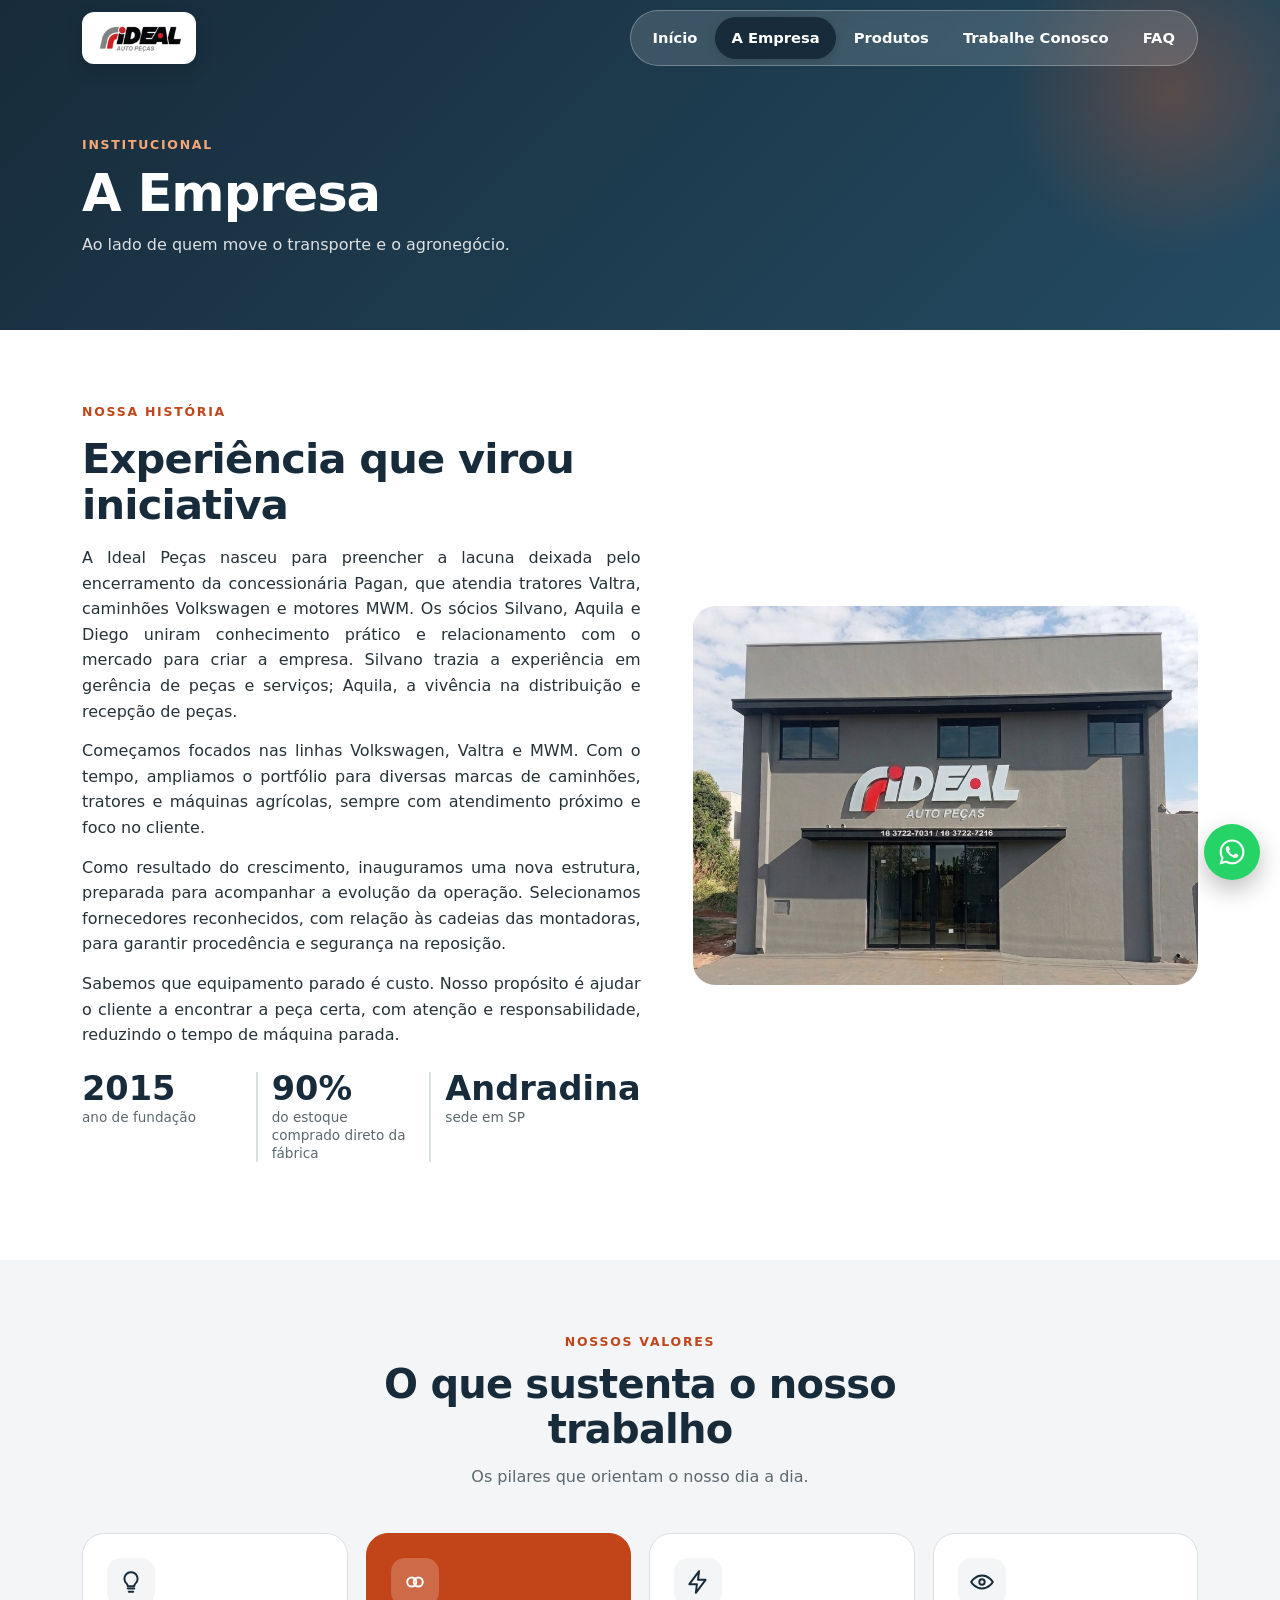
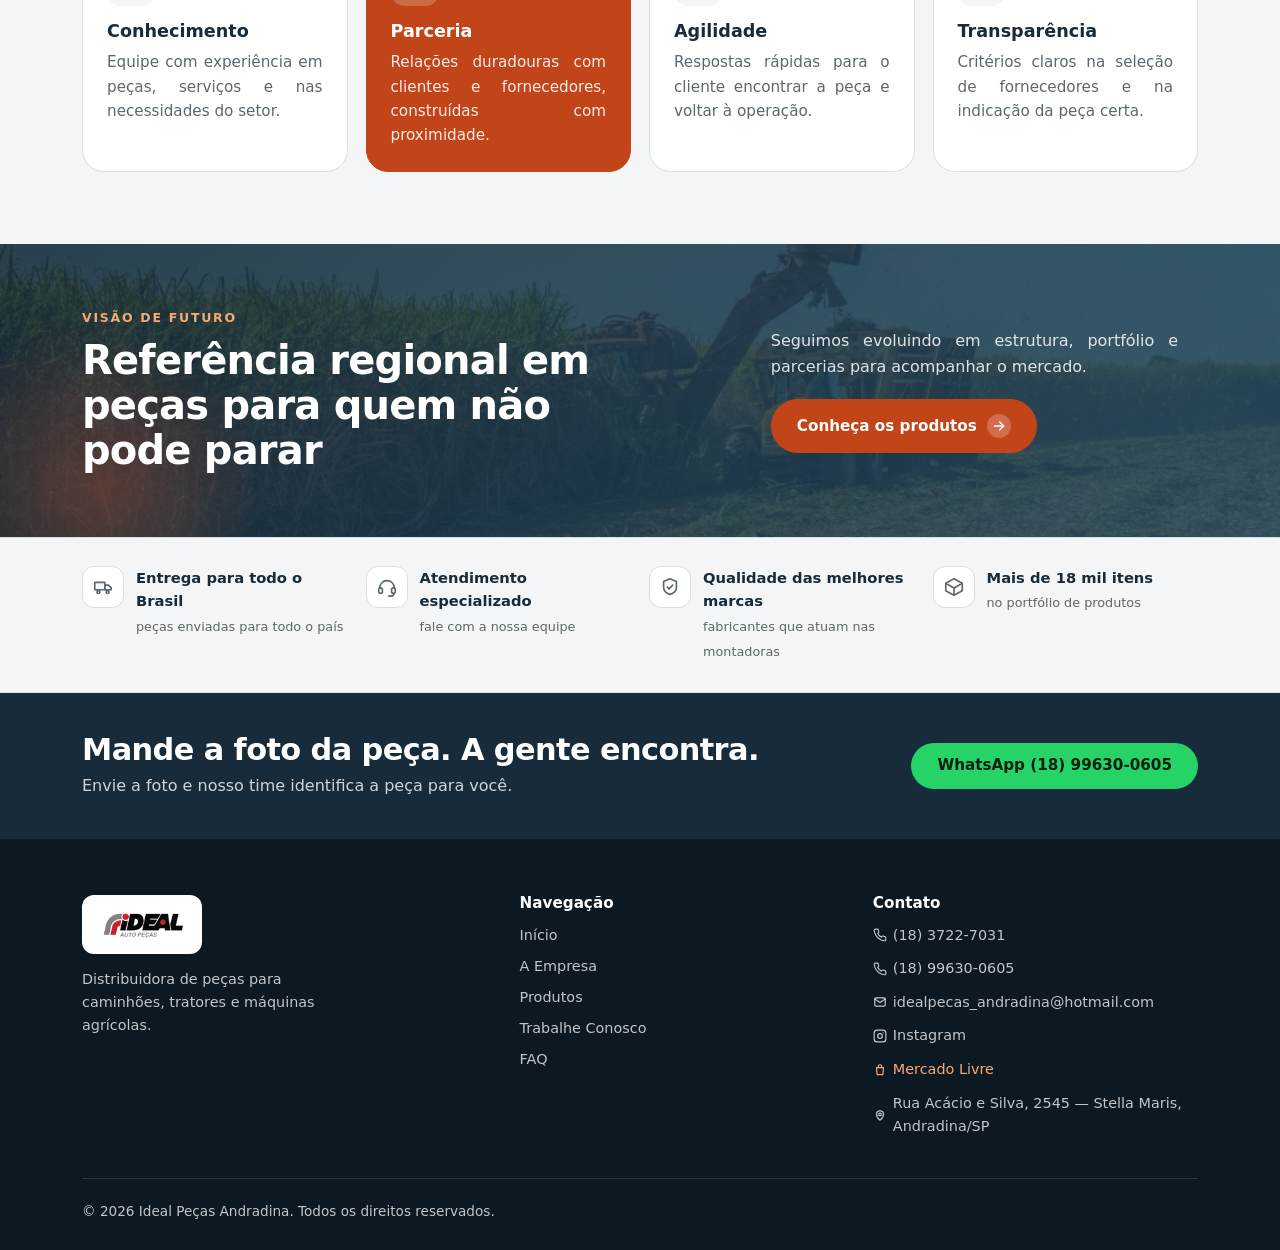
<file: public/pages/sobre.html>
<!DOCTYPE html>
<html lang="pt-BR">
<head>
  <meta charset="UTF-8" />
  <meta name="viewport" content="width=device-width, initial-scale=1.0" />
  <meta name="theme-color" content="#172B3A" />
  <script>document.documentElement.classList.add('js');</script>
  <title>A Empresa — Ideal Peças Andradina</title>
  <meta name="description" content="Conheça a Ideal Peças Andradina: desde 2015, peças para caminhões, tratores e máquinas agrícolas, com procedência e atendimento próximo." />
  <link rel="icon" href="../images/logo/logo.png" type="image/png" />
  <link rel="stylesheet" href="../styles/main.css" />
</head>
<body>
  <a class="skip-link" href="#conteudo">Pular para o conteúdo</a>

  <header class="site-header">
    <div class="container header-inner">
      <a class="brand" href="../index.html" aria-label="Ideal Peças Andradina — início">
        <img src="../images/logo/logo.png" alt="Logotipo iDEAL Auto Peças" width="140" height="60" />
      </a>
      <button class="nav-toggle" type="button" aria-expanded="false" aria-controls="menu-principal">
        <span class="nav-toggle-bar"></span><span class="nav-toggle-bar"></span><span class="nav-toggle-bar"></span>
        <span class="sr-only">Abrir menu</span>
      </button>
      <nav class="site-nav" aria-label="Navegação principal">
        <ul id="menu-principal" class="nav-list">
          <li><a href="../index.html">Início</a></li>
          <li><a class="is-active" aria-current="page" href="sobre.html">A Empresa</a></li>
          <li><a href="produtos.html">Produtos</a></li>
          <li><a href="trabalhe-conosco.html">Trabalhe Conosco</a></li>
          <li><a href="faq.html" aria-label="Perguntas frequentes">FAQ</a></li>
        </ul>
      </nav>
    </div>
  </header>

  <main id="conteudo">
    <section class="page-hero">
      <div class="container">
        <p class="eyebrow">Institucional</p>
        <h1>A Empresa</h1>
        <p>Ao lado de quem move o transporte e o agronegócio.</p>
      </div>
    </section>

    <section class="section about">
      <div class="container about-grid">
        <div class="about-text">
          <p class="eyebrow">Nossa história</p>
          <h2>Experiência que virou iniciativa</h2>
          <p>A Ideal Peças nasceu para preencher a lacuna deixada pelo encerramento da concessionária Pagan, que atendia tratores Valtra, caminhões Volkswagen e motores MWM. Os sócios Silvano, Aquila e Diego uniram conhecimento prático e relacionamento com o mercado para criar a empresa. Silvano trazia a experiência em gerência de peças e serviços; Aquila, a vivência na distribuição e recepção de peças.</p>
          <p>Começamos focados nas linhas Volkswagen, Valtra e MWM. Com o tempo, ampliamos o portfólio para diversas marcas de caminhões, tratores e máquinas agrícolas, sempre com atendimento próximo e foco no cliente.</p>
          <p>Como resultado do crescimento, inauguramos uma nova estrutura, preparada para acompanhar a evolução da operação. Selecionamos fornecedores reconhecidos, com relação às cadeias das montadoras, para garantir procedência e segurança na reposição.</p>
          <p>Sabemos que equipamento parado é custo. Nosso propósito é ajudar o cliente a encontrar a peça certa, com atenção e responsabilidade, reduzindo o tempo de máquina parada.</p>
          <ul class="stats about-stats">
            <li><span class="stat-num">2015</span><span class="stat-label">ano de fundação</span></li>
            <li><span class="stat-num">90%</span><span class="stat-label">do estoque comprado direto da fábrica</span></li>
            <li><span class="stat-num">Andradina</span><span class="stat-label">sede em SP</span></li>
          </ul>
        </div>
        <div class="about-media">
          <img src="../images/empresa/nossa-historia-fachada.jpg" alt="Fachada da Ideal Peças em Andradina, com o letreiro iDEAL Auto Peças" width="896" height="672" loading="lazy" />
        </div>
      </div>
    </section>

    <section class="section valores">
      <div class="container">
        <div class="section-head">
          <p class="eyebrow">Nossos valores</p>
          <h2>O que sustenta o nosso trabalho</h2>
          <p class="section-lead">Os pilares que orientam o nosso dia a dia.</p>
        </div>
        <ul class="features">
          <li class="feature">
            <span class="feature-icon" aria-hidden="true"><svg viewBox="0 0 24 24" fill="none" stroke="currentColor" stroke-width="1.8" stroke-linecap="round" stroke-linejoin="round"><path d="M9 18h6"/><path d="M10 21h4"/><path d="M12 3a6 6 0 0 0-4 10.5c.6.6 1 1.5 1 2.5h6c0-1 .4-1.9 1-2.5A6 6 0 0 0 12 3z"/></svg></span>
            <h3>Conhecimento</h3>
            <p>Equipe com experiência em peças, serviços e nas necessidades do setor.</p>
          </li>
          <li class="feature feature-highlight">
            <span class="feature-icon" aria-hidden="true"><svg viewBox="0 0 24 24" fill="none" stroke="currentColor" stroke-width="1.8" stroke-linecap="round" stroke-linejoin="round"><circle cx="9" cy="12" r="4.2"/><circle cx="15" cy="12" r="4.2"/></svg></span>
            <h3>Parceria</h3>
            <p>Relações duradouras com clientes e fornecedores, construídas com proximidade.</p>
          </li>
          <li class="feature">
            <span class="feature-icon" aria-hidden="true"><svg viewBox="0 0 24 24" fill="none" stroke="currentColor" stroke-width="1.8" stroke-linecap="round" stroke-linejoin="round"><path d="M13 2 4 14h7l-1 8 9-12h-7l1-8z"/></svg></span>
            <h3>Agilidade</h3>
            <p>Respostas rápidas para o cliente encontrar a peça e voltar à operação.</p>
          </li>
          <li class="feature">
            <span class="feature-icon" aria-hidden="true"><svg viewBox="0 0 24 24" fill="none" stroke="currentColor" stroke-width="1.8" stroke-linecap="round" stroke-linejoin="round"><path d="M2 12s3.5-6 10-6 10 6 10 6-3.5 6-10 6-10-6-10-6z"/><circle cx="12" cy="12" r="2.5"/></svg></span>
            <h3>Transparência</h3>
            <p>Critérios claros na seleção de fornecedores e na indicação da peça certa.</p>
          </li>
        </ul>
      </div>
    </section>

    <section class="banner">
      <div class="container banner-inner">
        <div class="banner-text">
          <p class="eyebrow">Visão de futuro</p>
          <h2>Referência regional em peças para quem não pode parar</h2>
        </div>
        <div class="banner-side">
          <p>Seguimos evoluindo em estrutura, portfólio e parcerias para acompanhar o mercado.</p>
          <a class="btn btn-accent" href="produtos.html">Conheça os produtos <span class="btn-icon" aria-hidden="true"><svg viewBox="0 0 24 24" fill="none" stroke="currentColor" stroke-width="2" stroke-linecap="round" stroke-linejoin="round"><path d="M5 12h14"/><path d="m13 6 6 6-6 6"/></svg></span></a>
        </div>
      </div>
    </section>


    <section class="benefits" aria-label="Vantagens">
      <div class="container benefits-grid">
        <div class="benefit"><span class="benefit-icon" aria-hidden="true"><svg viewBox="0 0 24 24" fill="none" stroke="currentColor" stroke-width="1.8" stroke-linecap="round" stroke-linejoin="round"><path d="M3 7h11v8H3z"/><path d="M14 10h4l3 3v2h-7z"/><circle cx="7" cy="17.5" r="1.6"/><circle cx="17" cy="17.5" r="1.6"/></svg></span><div><strong>Entrega para todo o Brasil</strong><span>peças enviadas para todo o país</span></div></div>
        <div class="benefit"><span class="benefit-icon" aria-hidden="true"><svg viewBox="0 0 24 24" fill="none" stroke="currentColor" stroke-width="1.8" stroke-linecap="round" stroke-linejoin="round"><path d="M4 13a8 8 0 0 1 16 0"/><rect x="3" y="13" width="4" height="6" rx="2"/><rect x="17" y="13" width="4" height="6" rx="2"/><path d="M20 19a4 4 0 0 1-4 3h-2"/></svg></span><div><strong>Atendimento especializado</strong><span>fale com a nossa equipe</span></div></div>
        <div class="benefit"><span class="benefit-icon" aria-hidden="true"><svg viewBox="0 0 24 24" fill="none" stroke="currentColor" stroke-width="1.8" stroke-linecap="round" stroke-linejoin="round"><path d="M12 3l7 3v6c0 4-3 7-7 8-4-1-7-4-7-8V6l7-3z"/><path d="M9 12l2 2 4-4"/></svg></span><div><strong>Qualidade das melhores marcas</strong><span>fabricantes que atuam nas montadoras</span></div></div>
        <div class="benefit"><span class="benefit-icon" aria-hidden="true"><svg viewBox="0 0 24 24" fill="none" stroke="currentColor" stroke-width="1.8" stroke-linecap="round" stroke-linejoin="round"><path d="M3 8l9-5 9 5-9 5-9-5z"/><path d="M3 8v8l9 5 9-5V8"/><path d="M12 13v8"/></svg></span><div><strong>Mais de 18 mil itens</strong><span>no portfólio de produtos</span></div></div>
      </div>
    </section>

    <section class="wa-band" aria-label="Atendimento pelo WhatsApp">
      <div class="container wa-band-inner">
        <div class="wa-band-text">
          <h2>Mande a foto da peça. A gente encontra.</h2>
          <p>Envie a foto e nosso time identifica a peça para você.</p>
        </div>
        <a class="btn btn-wa" href="https://wa.me/5518996300605?text=Ol%C3%A1%21%20Vou%20mandar%20a%20foto%20de%20uma%20pe%C3%A7a." target="_blank" rel="noopener noreferrer">WhatsApp (18) 99630-0605</a>
      </div>
    </section>
  </main>

  <footer class="site-footer">
    <div class="container">
      <div class="footer-top">
        <div class="footer-brand">
          <img src="../images/logo/logo.png" alt="Logotipo iDEAL Auto Peças" width="130" height="55" loading="lazy" />
          <p>Distribuidora de peças para caminhões, tratores e máquinas agrícolas.</p>
        </div>
        <div class="footer-cols">
          <div class="footer-col">
            <h3>Navegação</h3>
            <ul>
              <li><a href="../index.html">Início</a></li>
              <li><a href="sobre.html">A Empresa</a></li>
              <li><a href="produtos.html">Produtos</a></li>
              <li><a href="trabalhe-conosco.html">Trabalhe Conosco</a></li>
              <li><a href="faq.html">FAQ</a></li>
            </ul>
          </div>
          <div class="footer-col">
            <h3>Contato</h3>
            <ul>
              <li><a class="footer-contact" href="tel:+551837227031"><svg viewBox="0 0 24 24" fill="none" stroke="currentColor" stroke-width="2" stroke-linecap="round" stroke-linejoin="round" aria-hidden="true"><path d="M22 16.9v3a2 2 0 0 1-2.2 2 19.8 19.8 0 0 1-8.6-3.1 19.5 19.5 0 0 1-6-6A19.8 19.8 0 0 1 2.1 4.2 2 2 0 0 1 4.1 2h3a2 2 0 0 1 2 1.7c.1.9.3 1.8.6 2.6a2 2 0 0 1-.5 2.1L8.1 9.5a16 16 0 0 0 6 6l1.1-1.1a2 2 0 0 1 2.1-.5c.8.3 1.7.5 2.6.6a2 2 0 0 1 1.7 2z"/></svg> (18) 3722-7031</a></li>
              <li><a class="footer-contact" href="tel:+5518996300605"><svg viewBox="0 0 24 24" fill="none" stroke="currentColor" stroke-width="2" stroke-linecap="round" stroke-linejoin="round" aria-hidden="true"><path d="M22 16.9v3a2 2 0 0 1-2.2 2 19.8 19.8 0 0 1-8.6-3.1 19.5 19.5 0 0 1-6-6A19.8 19.8 0 0 1 2.1 4.2 2 2 0 0 1 4.1 2h3a2 2 0 0 1 2 1.7c.1.9.3 1.8.6 2.6a2 2 0 0 1-.5 2.1L8.1 9.5a16 16 0 0 0 6 6l1.1-1.1a2 2 0 0 1 2.1-.5c.8.3 1.7.5 2.6.6a2 2 0 0 1 1.7 2z"/></svg> (18) 99630-0605</a></li>
              <li><a class="footer-contact" href="mailto:idealpecas_andradina@hotmail.com"><svg viewBox="0 0 24 24" fill="none" stroke="currentColor" stroke-width="2" stroke-linecap="round" stroke-linejoin="round" aria-hidden="true"><rect x="3" y="5" width="18" height="14" rx="2"/><path d="m3 7 9 6 9-6"/></svg> idealpecas_andradina@hotmail.com</a></li>
              <li><a class="footer-contact" href="https://www.instagram.com/ideal.pecas/" target="_blank" rel="noopener noreferrer"><svg viewBox="0 0 24 24" fill="none" stroke="currentColor" stroke-width="2" stroke-linecap="round" stroke-linejoin="round" aria-hidden="true"><rect x="2" y="2" width="20" height="20" rx="5"/><circle cx="12" cy="12" r="4"/><circle cx="17.5" cy="6.5" r="1" fill="currentColor" stroke="none"/></svg> Instagram</a></li>
              <li><a class="footer-contact footer-ml" href="https://www.mercadolivre.com.br/pagina/idealpecasltdaandradina" target="_blank" rel="noopener noreferrer"><svg viewBox="0 0 24 24" fill="none" stroke="currentColor" stroke-width="2" stroke-linecap="round" stroke-linejoin="round" aria-hidden="true"><path d="M6 8h12l-1 12H7L6 8Z"/><path d="M9 8V6a3 3 0 0 1 6 0v2"/></svg> Mercado Livre</a></li>
              <li><a class="footer-contact" href="https://maps.app.goo.gl/W4PfQbWxk6wSj4566" target="_blank" rel="noopener noreferrer"><svg viewBox="0 0 24 24" fill="none" stroke="currentColor" stroke-width="2" stroke-linecap="round" stroke-linejoin="round" aria-hidden="true"><path d="M12 21s-6-5.3-6-10a6 6 0 1 1 12 0c0 4.7-6 10-6 10z"/><circle cx="12" cy="11" r="2.2"/></svg> Rua Acácio e Silva, 2545 — Stella Maris, Andradina/SP<span class="sr-only"> (abre no Google Maps)</span></a></li>
            </ul>
          </div>
        </div>
      </div>
      <div class="footer-bottom">
        <p>&copy; <span id="ano-atual">2026</span> Ideal Peças Andradina. Todos os direitos reservados.</p>
      </div>
    </div>
  </footer>

  <a class="wa-float" href="https://wa.me/5518996300605?text=Ol%C3%A1%21%20Gostaria%20de%20um%20or%C3%A7amento%20de%20pe%C3%A7as." target="_blank" rel="noopener noreferrer" aria-label="Falar no WhatsApp">
    <svg viewBox="0 0 24 24" fill="currentColor" aria-hidden="true"><path d="M19.05 4.91A9.82 9.82 0 0 0 12.04 2C6.58 2 2.13 6.45 2.13 11.91c0 1.75.46 3.45 1.32 4.95L2 22l5.25-1.38c1.45.79 3.08 1.21 4.79 1.21h.01c5.46 0 9.91-4.45 9.91-9.91 0-2.65-1.03-5.14-2.91-7.02zM12.05 20.15h-.01c-1.48 0-2.93-.4-4.19-1.15l-.3-.18-3.12.82.83-3.04-.2-.31a8.19 8.19 0 0 1-1.26-4.38c0-4.54 3.7-8.23 8.24-8.23 2.2 0 4.27.86 5.83 2.42a8.19 8.19 0 0 1 2.41 5.83c0 4.54-3.7 8.23-8.23 8.23zm4.52-6.16c-.25-.12-1.47-.72-1.69-.81-.23-.08-.39-.12-.56.13-.16.25-.64.81-.79.97-.14.16-.29.18-.54.06-.25-.12-1.05-.39-1.99-1.23-.74-.66-1.23-1.47-1.38-1.72-.14-.25-.02-.38.11-.51.11-.11.25-.29.37-.43.12-.14.16-.25.25-.41.08-.16.04-.31-.02-.43-.06-.12-.56-1.34-.76-1.84-.2-.48-.41-.42-.56-.43-.14-.01-.31-.01-.47-.01-.16 0-.43.06-.66.31-.23.25-.86.85-.86 2.07 0 1.22.89 2.4 1.01 2.56.12.16 1.75 2.67 4.23 3.74.59.26 1.05.41 1.41.52.59.19 1.13.16 1.56.1.48-.07 1.47-.6 1.68-1.18.21-.58.21-1.07.14-1.18-.06-.11-.22-.18-.47-.3z"/></svg>
  </a>

  <script src="../scripts/main.js" defer></script>
</body>
</html>
</file>
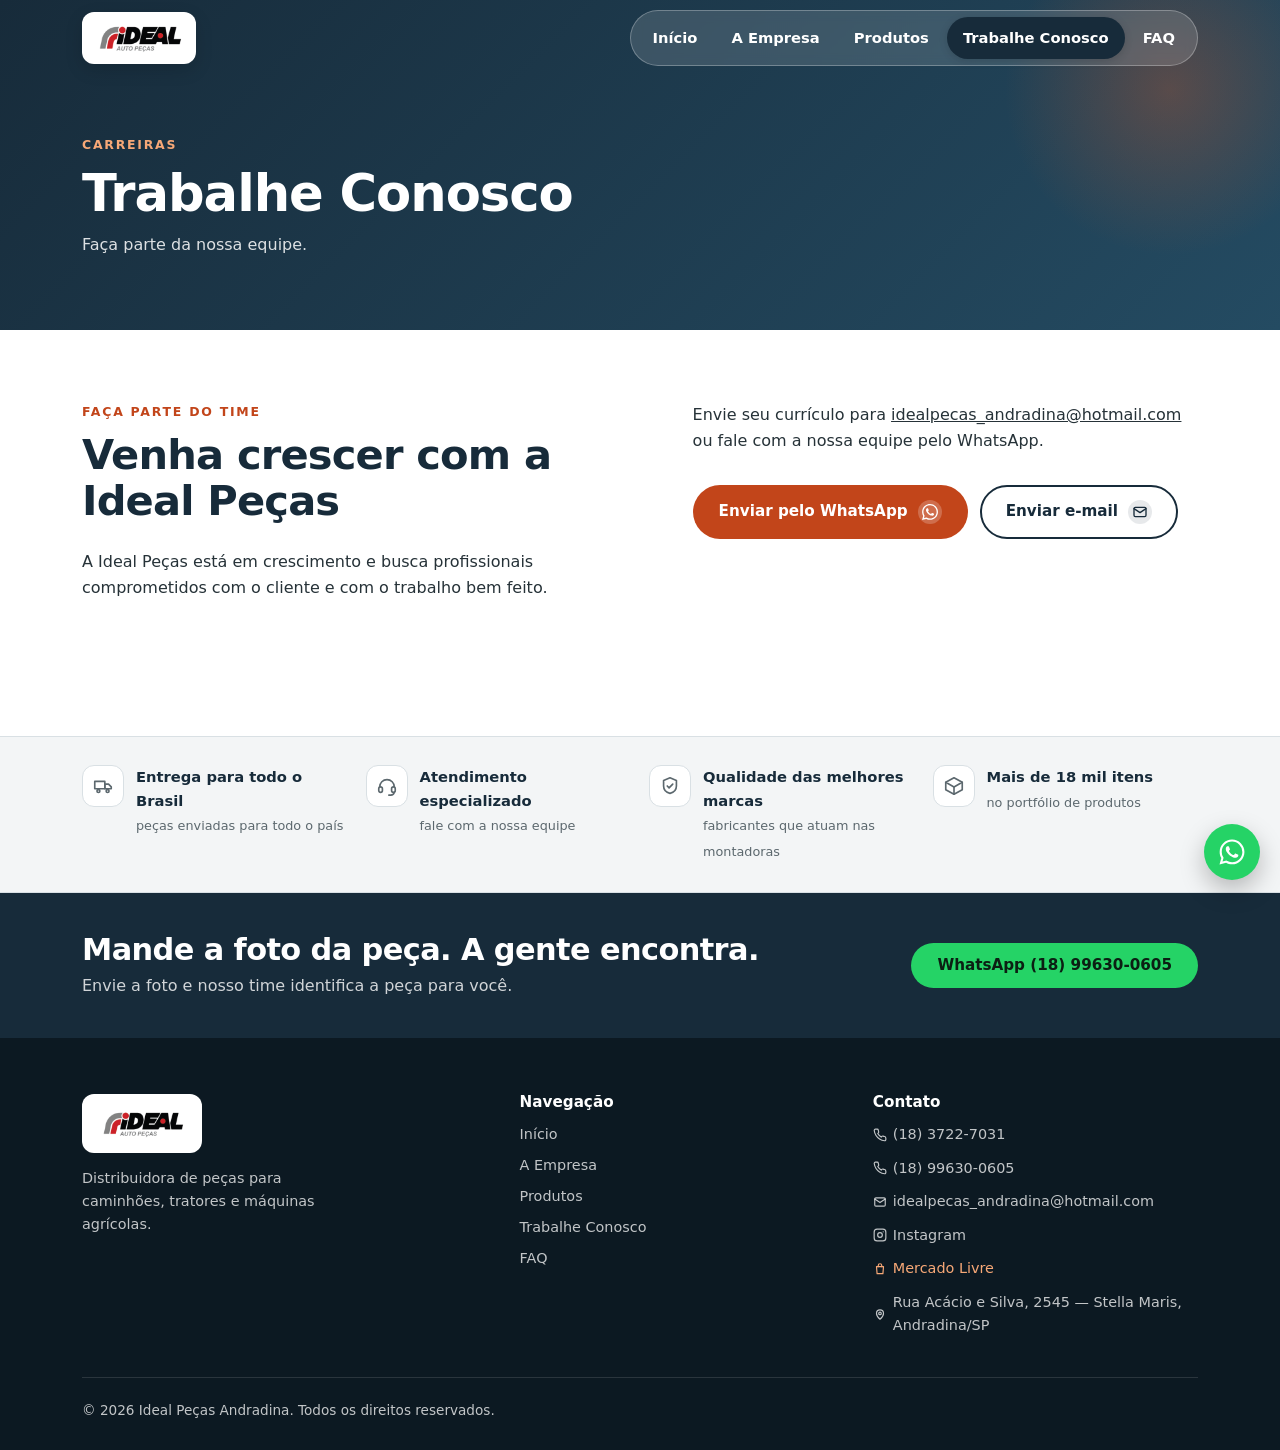
<file: public/pages/trabalhe-conosco.html>
<!DOCTYPE html>
<html lang="pt-BR">
<head>
  <meta charset="UTF-8" />
  <meta name="viewport" content="width=device-width, initial-scale=1.0" />
  <meta name="theme-color" content="#172B3A" />
  <script>document.documentElement.classList.add('js');</script>
  <title>Trabalhe Conosco — Ideal Peças Andradina</title>
  <meta name="description" content="Faça parte da equipe da Ideal Peças Andradina. Envie seu currículo para trabalhar conosco." />
  <link rel="icon" href="../images/logo/logo.png" type="image/png" />
  <link rel="stylesheet" href="../styles/main.css" />
</head>
<body>
  <a class="skip-link" href="#conteudo">Pular para o conteúdo</a>

  <header class="site-header">
    <div class="container header-inner">
      <a class="brand" href="../index.html" aria-label="Ideal Peças Andradina — início">
        <img src="../images/logo/logo.png" alt="Logotipo iDEAL Auto Peças" width="140" height="60" />
      </a>
      <button class="nav-toggle" type="button" aria-expanded="false" aria-controls="menu-principal">
        <span class="nav-toggle-bar"></span><span class="nav-toggle-bar"></span><span class="nav-toggle-bar"></span>
        <span class="sr-only">Abrir menu</span>
      </button>
      <nav class="site-nav" aria-label="Navegação principal">
        <ul id="menu-principal" class="nav-list">
          <li><a href="../index.html">Início</a></li>
          <li><a href="sobre.html">A Empresa</a></li>
          <li><a href="produtos.html">Produtos</a></li>
          <li><a class="is-active" aria-current="page" href="trabalhe-conosco.html">Trabalhe Conosco</a></li>
          <li><a href="faq.html" aria-label="Perguntas frequentes">FAQ</a></li>
        </ul>
      </nav>
    </div>
  </header>

  <main id="conteudo">
    <section class="page-hero">
      <div class="container">
        <p class="eyebrow">Carreiras</p>
        <h1>Trabalhe Conosco</h1>
        <p>Faça parte da nossa equipe.</p>
      </div>
    </section>

    <section class="section">
      <div class="container empresa-head">
        <div class="empresa-intro">
          <p class="eyebrow">Faça parte do time</p>
          <h2>Venha crescer com a Ideal Peças</h2>
          <p>A Ideal Peças está em crescimento e busca profissionais comprometidos com o cliente e com o trabalho bem feito.</p>
        </div>
        <div class="empresa-lead">
          <p>Envie seu currículo para <a href="mailto:idealpecas_andradina@hotmail.com">idealpecas_andradina@hotmail.com</a> ou fale com a nossa equipe pelo WhatsApp.</p>
          <div class="contato-actions">
            <a class="btn btn-accent" href="https://wa.me/5518996300605?text=Ol%C3%A1%21%20Gostaria%20de%20enviar%20meu%20curr%C3%ADculo." target="_blank" rel="noopener noreferrer">Enviar pelo WhatsApp <span class="btn-icon" aria-hidden="true"><svg viewBox="0 0 24 24" fill="currentColor"><path d="M17.472 14.382c-.297-.149-1.758-.867-2.03-.967-.273-.099-.471-.148-.67.15-.197.297-.767.966-.94 1.164-.173.199-.347.223-.644.075-.297-.15-1.255-.463-2.39-1.475-.883-.788-1.48-1.761-1.653-2.059-.173-.297-.018-.458.13-.606.134-.133.298-.347.446-.52.149-.174.198-.298.298-.497.099-.198.05-.371-.025-.52-.075-.149-.669-1.612-.916-2.207-.242-.579-.487-.5-.669-.51-.173-.008-.371-.01-.57-.01-.198 0-.52.074-.792.372-.272.297-1.04 1.016-1.04 2.479 0 1.462 1.065 2.875 1.213 3.074.149.198 2.096 3.2 5.077 4.487.709.306 1.262.489 1.694.625.712.227 1.36.195 1.871.118.571-.085 1.758-.719 2.006-1.413.248-.694.248-1.289.173-1.413-.074-.124-.272-.198-.57-.347m-5.421 7.403h-.004a9.87 9.87 0 0 1-5.031-1.378l-.361-.214-3.741.982.998-3.648-.235-.374a9.86 9.86 0 0 1-1.51-5.26c.001-5.45 4.436-9.884 9.888-9.884 2.64 0 5.122 1.03 6.988 2.898a9.825 9.825 0 0 1 2.893 6.994c-.003 5.45-4.437 9.884-9.885 9.884m8.413-18.297A11.815 11.815 0 0 0 12.05 0C5.495 0 .16 5.335.157 11.892c0 2.096.547 4.142 1.588 5.945L.057 24l6.305-1.654a11.882 11.882 0 0 0 5.683 1.448h.005c6.554 0 11.89-5.335 11.893-11.893a11.821 11.821 0 0 0-3.48-8.413Z"/></svg></span></a>
            <a class="btn btn-outline" href="mailto:idealpecas_andradina@hotmail.com">Enviar e-mail <span class="btn-icon" aria-hidden="true"><svg viewBox="0 0 24 24" fill="none" stroke="currentColor" stroke-width="2" stroke-linecap="round" stroke-linejoin="round"><rect x="3" y="5" width="18" height="14" rx="2"/><path d="m3 7 9 6 9-6"/></svg></span></a>
          </div>
        </div>
      </div>
    </section>

    <section class="benefits" aria-label="Vantagens">
      <div class="container benefits-grid">
        <div class="benefit"><span class="benefit-icon" aria-hidden="true"><svg viewBox="0 0 24 24" fill="none" stroke="currentColor" stroke-width="1.8" stroke-linecap="round" stroke-linejoin="round"><path d="M3 7h11v8H3z"/><path d="M14 10h4l3 3v2h-7z"/><circle cx="7" cy="17.5" r="1.6"/><circle cx="17" cy="17.5" r="1.6"/></svg></span><div><strong>Entrega para todo o Brasil</strong><span>peças enviadas para todo o país</span></div></div>
        <div class="benefit"><span class="benefit-icon" aria-hidden="true"><svg viewBox="0 0 24 24" fill="none" stroke="currentColor" stroke-width="1.8" stroke-linecap="round" stroke-linejoin="round"><path d="M4 13a8 8 0 0 1 16 0"/><rect x="3" y="13" width="4" height="6" rx="2"/><rect x="17" y="13" width="4" height="6" rx="2"/><path d="M20 19a4 4 0 0 1-4 3h-2"/></svg></span><div><strong>Atendimento especializado</strong><span>fale com a nossa equipe</span></div></div>
        <div class="benefit"><span class="benefit-icon" aria-hidden="true"><svg viewBox="0 0 24 24" fill="none" stroke="currentColor" stroke-width="1.8" stroke-linecap="round" stroke-linejoin="round"><path d="M12 3l7 3v6c0 4-3 7-7 8-4-1-7-4-7-8V6l7-3z"/><path d="M9 12l2 2 4-4"/></svg></span><div><strong>Qualidade das melhores marcas</strong><span>fabricantes que atuam nas montadoras</span></div></div>
        <div class="benefit"><span class="benefit-icon" aria-hidden="true"><svg viewBox="0 0 24 24" fill="none" stroke="currentColor" stroke-width="1.8" stroke-linecap="round" stroke-linejoin="round"><path d="M3 8l9-5 9 5-9 5-9-5z"/><path d="M3 8v8l9 5 9-5V8"/><path d="M12 13v8"/></svg></span><div><strong>Mais de 18 mil itens</strong><span>no portfólio de produtos</span></div></div>
      </div>
    </section>

    <section class="wa-band" aria-label="Atendimento pelo WhatsApp">
      <div class="container wa-band-inner">
        <div class="wa-band-text">
          <h2>Mande a foto da peça. A gente encontra.</h2>
          <p>Envie a foto e nosso time identifica a peça para você.</p>
        </div>
        <a class="btn btn-wa" href="https://wa.me/5518996300605?text=Ol%C3%A1%21%20Vou%20mandar%20a%20foto%20de%20uma%20pe%C3%A7a." target="_blank" rel="noopener noreferrer">WhatsApp (18) 99630-0605</a>
      </div>
    </section>
  </main>

  <footer class="site-footer">
    <div class="container">
      <div class="footer-top">
        <div class="footer-brand">
          <img src="../images/logo/logo.png" alt="Logotipo iDEAL Auto Peças" width="130" height="55" loading="lazy" />
          <p>Distribuidora de peças para caminhões, tratores e máquinas agrícolas.</p>
        </div>
        <div class="footer-cols">
          <div class="footer-col">
            <h3>Navegação</h3>
            <ul>
              <li><a href="../index.html">Início</a></li>
              <li><a href="sobre.html">A Empresa</a></li>
              <li><a href="produtos.html">Produtos</a></li>
              <li><a href="trabalhe-conosco.html">Trabalhe Conosco</a></li>
              <li><a href="faq.html">FAQ</a></li>
            </ul>
          </div>
          <div class="footer-col">
            <h3>Contato</h3>
            <ul>
              <li><a class="footer-contact" href="tel:+551837227031"><svg viewBox="0 0 24 24" fill="none" stroke="currentColor" stroke-width="2" stroke-linecap="round" stroke-linejoin="round" aria-hidden="true"><path d="M22 16.9v3a2 2 0 0 1-2.2 2 19.8 19.8 0 0 1-8.6-3.1 19.5 19.5 0 0 1-6-6A19.8 19.8 0 0 1 2.1 4.2 2 2 0 0 1 4.1 2h3a2 2 0 0 1 2 1.7c.1.9.3 1.8.6 2.6a2 2 0 0 1-.5 2.1L8.1 9.5a16 16 0 0 0 6 6l1.1-1.1a2 2 0 0 1 2.1-.5c.8.3 1.7.5 2.6.6a2 2 0 0 1 1.7 2z"/></svg> (18) 3722-7031</a></li>
              <li><a class="footer-contact" href="tel:+5518996300605"><svg viewBox="0 0 24 24" fill="none" stroke="currentColor" stroke-width="2" stroke-linecap="round" stroke-linejoin="round" aria-hidden="true"><path d="M22 16.9v3a2 2 0 0 1-2.2 2 19.8 19.8 0 0 1-8.6-3.1 19.5 19.5 0 0 1-6-6A19.8 19.8 0 0 1 2.1 4.2 2 2 0 0 1 4.1 2h3a2 2 0 0 1 2 1.7c.1.9.3 1.8.6 2.6a2 2 0 0 1-.5 2.1L8.1 9.5a16 16 0 0 0 6 6l1.1-1.1a2 2 0 0 1 2.1-.5c.8.3 1.7.5 2.6.6a2 2 0 0 1 1.7 2z"/></svg> (18) 99630-0605</a></li>
              <li><a class="footer-contact" href="mailto:idealpecas_andradina@hotmail.com"><svg viewBox="0 0 24 24" fill="none" stroke="currentColor" stroke-width="2" stroke-linecap="round" stroke-linejoin="round" aria-hidden="true"><rect x="3" y="5" width="18" height="14" rx="2"/><path d="m3 7 9 6 9-6"/></svg> idealpecas_andradina@hotmail.com</a></li>
              <li><a class="footer-contact" href="https://www.instagram.com/ideal.pecas/" target="_blank" rel="noopener noreferrer"><svg viewBox="0 0 24 24" fill="none" stroke="currentColor" stroke-width="2" stroke-linecap="round" stroke-linejoin="round" aria-hidden="true"><rect x="2" y="2" width="20" height="20" rx="5"/><circle cx="12" cy="12" r="4"/><circle cx="17.5" cy="6.5" r="1" fill="currentColor" stroke="none"/></svg> Instagram</a></li>
              <li><a class="footer-contact footer-ml" href="https://www.mercadolivre.com.br/pagina/idealpecasltdaandradina" target="_blank" rel="noopener noreferrer"><svg viewBox="0 0 24 24" fill="none" stroke="currentColor" stroke-width="2" stroke-linecap="round" stroke-linejoin="round" aria-hidden="true"><path d="M6 8h12l-1 12H7L6 8Z"/><path d="M9 8V6a3 3 0 0 1 6 0v2"/></svg> Mercado Livre</a></li>
              <li><a class="footer-contact" href="https://maps.app.goo.gl/W4PfQbWxk6wSj4566" target="_blank" rel="noopener noreferrer"><svg viewBox="0 0 24 24" fill="none" stroke="currentColor" stroke-width="2" stroke-linecap="round" stroke-linejoin="round" aria-hidden="true"><path d="M12 21s-6-5.3-6-10a6 6 0 1 1 12 0c0 4.7-6 10-6 10z"/><circle cx="12" cy="11" r="2.2"/></svg> Rua Acácio e Silva, 2545 — Stella Maris, Andradina/SP<span class="sr-only"> (abre no Google Maps)</span></a></li>
            </ul>
          </div>
        </div>
      </div>
      <div class="footer-bottom">
        <p>&copy; <span id="ano-atual">2026</span> Ideal Peças Andradina. Todos os direitos reservados.</p>
      </div>
    </div>
  </footer>

  <a class="wa-float" href="https://wa.me/5518996300605?text=Ol%C3%A1%21%20Gostaria%20de%20um%20or%C3%A7amento%20de%20pe%C3%A7as." target="_blank" rel="noopener noreferrer" aria-label="Falar no WhatsApp">
    <svg viewBox="0 0 24 24" fill="currentColor" aria-hidden="true"><path d="M19.05 4.91A9.82 9.82 0 0 0 12.04 2C6.58 2 2.13 6.45 2.13 11.91c0 1.75.46 3.45 1.32 4.95L2 22l5.25-1.38c1.45.79 3.08 1.21 4.79 1.21h.01c5.46 0 9.91-4.45 9.91-9.91 0-2.65-1.03-5.14-2.91-7.02zM12.05 20.15h-.01c-1.48 0-2.93-.4-4.19-1.15l-.3-.18-3.12.82.83-3.04-.2-.31a8.19 8.19 0 0 1-1.26-4.38c0-4.54 3.7-8.23 8.24-8.23 2.2 0 4.27.86 5.83 2.42a8.19 8.19 0 0 1 2.41 5.83c0 4.54-3.7 8.23-8.23 8.23zm4.52-6.16c-.25-.12-1.47-.72-1.69-.81-.23-.08-.39-.12-.56.13-.16.25-.64.81-.79.97-.14.16-.29.18-.54.06-.25-.12-1.05-.39-1.99-1.23-.74-.66-1.23-1.47-1.38-1.72-.14-.25-.02-.38.11-.51.11-.11.25-.29.37-.43.12-.14.16-.25.25-.41.08-.16.04-.31-.02-.43-.06-.12-.56-1.34-.76-1.84-.2-.48-.41-.42-.56-.43-.14-.01-.31-.01-.47-.01-.16 0-.43.06-.66.31-.23.25-.86.85-.86 2.07 0 1.22.89 2.4 1.01 2.56.12.16 1.75 2.67 4.23 3.74.59.26 1.05.41 1.41.52.59.19 1.13.16 1.56.1.48-.07 1.47-.6 1.68-1.18.21-.58.21-1.07.14-1.18-.06-.11-.22-.18-.47-.3z"/></svg>
  </a>

  <script src="../scripts/main.js" defer></script>
</body>
</html>
</file>
<file: public/styles/main.css>
:root {
  --color-bg: #ffffff;
  --color-primary: #172b3a;
  --color-primary-2: #244b62;
  --color-accent: #e85d24;
  --color-accent-text: #c2451a;
  --color-accent-text-dark: #a83a12;
  --color-accent-dark: #d24f1b;
  --color-accent-soft: #f7a877;
  --color-text: #263238;
  --color-muted: #5c686e;
  --color-surface: #f3f5f6;
  --color-border: #d9e0e4;
  --color-dark: #0c1922;

  --radius: 22px;
  --radius-lg: 30px;
  --radius-sm: 14px;
  --container: 1160px;
  --shadow: 0 16px 42px rgba(23, 43, 58, 0.12);
  --font: system-ui, -apple-system, "Segoe UI", Roboto, "Helvetica Neue", Arial, sans-serif;
}

* {
  box-sizing: border-box;
}

html {
  scroll-behavior: smooth;
}

body {
  margin: 0;
  overflow-x: clip;
  font-family: var(--font);
  color: var(--color-text);
  background: var(--color-bg);
  line-height: 1.6;
  -webkit-font-smoothing: antialiased;
}

img {
  display: block;
  max-width: 100%;
  height: auto;
}

a {
  color: inherit;
}

h1, h2, h3 {
  line-height: 1.12;
}

:focus-visible {
  outline: 3px solid var(--color-accent);
  outline-offset: 3px;
}

section[id] {
  scroll-margin-top: 96px;
}

.container {
  width: 100%;
  max-width: var(--container);
  margin: 0 auto;
  padding: 0 22px;
}

/* --------------------------- Shared elements ---------------------------- */
.eyebrow {
  margin: 0;
  font-size: 0.78rem;
  font-weight: 700;
  letter-spacing: 0.14em;
  text-transform: uppercase;
  color: var(--color-accent-text);
}

.btn {
  display: inline-flex;
  align-items: center;
  justify-content: center;
  gap: 10px;
  padding: 13px 24px;
  border: 2px solid transparent;
  border-radius: 999px;
  font: inherit;
  font-size: 0.95rem;
  font-weight: 650;
  line-height: 1;
  text-decoration: none;
  cursor: pointer;
  transition: transform 0.15s ease, background 0.15s ease, color 0.15s ease, border-color 0.15s ease;
}

.btn:hover {
  transform: translateY(-1px);
}

.btn-icon {
  display: inline-flex;
  align-items: center;
  justify-content: center;
  width: 24px;
  height: 24px;
  border-radius: 50%;
  background: rgba(255, 255, 255, 0.22);
  font-size: 0.9rem;
}

.btn-icon svg {
  width: 16px;
  height: 16px;
  display: block;
}

.btn-accent {
  background: var(--color-accent-text);
  color: #fff;
}

.btn-accent:hover {
  background: var(--color-accent-text-dark);
}

.btn-outline {
  border-color: var(--color-primary);
  color: var(--color-primary);
}

.btn-outline .btn-icon {
  background: rgba(23, 43, 58, 0.1);
}

.btn-outline:hover {
  background: var(--color-primary);
  color: #fff;
}

.btn-outline:hover .btn-icon {
  background: rgba(255, 255, 255, 0.22);
}

.btn-ghost {
  border-color: rgba(255, 255, 255, 0.5);
  color: #fff;
}

.btn-ghost .btn-icon {
  background: rgba(255, 255, 255, 0.22);
}

.btn-ghost:hover {
  background: #fff;
  color: var(--color-primary);
}

.skip-link {
  position: absolute;
  left: -9999px;
  top: 0;
  z-index: 100;
  padding: 10px 16px;
  background: var(--color-primary);
  color: #fff;
  border-radius: 0 0 8px 0;
}

.skip-link:focus {
  left: 0;
}

.sr-only {
  position: absolute;
  width: 1px;
  height: 1px;
  padding: 0;
  margin: -1px;
  overflow: hidden;
  clip: rect(0, 0, 0, 0);
  white-space: nowrap;
  border: 0;
}

.section {
  padding: 72px 0;
}

.section-head {
  max-width: 660px;
  margin: 0 auto 44px;
  text-align: center;
}

.section-head h2 {
  margin: 10px 0 12px;
  font-size: clamp(1.6rem, 3.5vw, 2.5rem);
  font-weight: 800;
  letter-spacing: -0.02em;
  color: var(--color-primary);
}

.section-lead {
  margin: 0;
  color: var(--color-muted);
}

/* -------------------------------- Header -------------------------------- */
/* D-11: header fixo/transparente sobre o hero */
.site-header {
  --nav-text: #ffffff;
  position: fixed;
  top: 0;
  left: 0;
  right: 0;
  z-index: 50;
  color: var(--color-primary);
  background: rgba(12, 25, 34, 0.72);
  border-bottom: 1px solid rgba(255, 255, 255, 0.12);
  backdrop-filter: blur(10px);
  transition: background 0.25s ease, border-color 0.25s ease;
}

.js .site-header:not(.is-scrolled) {
  background: transparent;
  border-bottom-color: transparent;
  backdrop-filter: none;
}

.site-header.is-scrolled {
  --nav-text: var(--color-primary);
  background: rgba(255, 255, 255, 0.96);
  border-bottom-color: var(--color-border);
  backdrop-filter: blur(10px);
}

.header-inner {
  display: flex;
  align-items: center;
  gap: 16px;
  min-height: 76px;
}

.brand {
  display: inline-flex;
  align-items: center;
  padding: 6px 10px;
  background: #fff;
  border-radius: 12px;
  box-shadow: 0 6px 18px rgba(0, 0, 0, 0.14);
}

.brand img {
  height: 40px;
  width: auto;
}

.nav-list {
  list-style: none;
  margin: 0;
  padding: 0;
}

.nav-list a {
  color: var(--nav-text);
  font-weight: 600;
  text-decoration: none;
}

.nav-list .btn {
  color: #fff;
}

.nav-toggle {
  display: none;
  flex-direction: column;
  justify-content: center;
  gap: 5px;
  width: 44px;
  height: 44px;
  padding: 10px;
  margin-left: auto;
  color: var(--nav-text);
  background: transparent;
  border: 1px solid rgba(255, 255, 255, 0.45);
  border-radius: 12px;
  cursor: pointer;
}

.nav-toggle-bar {
  display: block;
  height: 2px;
  width: 100%;
  background: currentColor;
}

.site-header.is-scrolled .nav-toggle {
  border-color: var(--color-border);
}


@media (max-width: 899px) {
  .nav-toggle {
    display: none;
  }

  .js .nav-toggle {
    display: inline-flex;
  }

  .site-nav {
    --nav-text: var(--color-primary);
    position: absolute;
    top: 100%;
    left: 0;
    right: 0;
    display: block;
    background: #fff;
    border-bottom: 1px solid var(--color-border);
    box-shadow: var(--shadow);
  }

  .js .site-nav {
    display: none;
  }

  .js .site-nav.is-open {
    display: block;
  }

  .nav-list {
    flex-direction: column;
    padding: 12px 22px 20px;
  }

  .nav-list li {
    border-bottom: 1px solid var(--color-surface);
  }

  .nav-list a {
    display: block;
    padding: 13px 4px;
    color: var(--color-primary);
  }

  .site-nav .nav-list .is-active {
    color: var(--color-accent-text);
    background: transparent;
    box-shadow: none;
  }
}

@media (min-width: 900px) {
  .site-nav {
    margin-left: auto;
    margin-right: 0;
  }

  .nav-list {
    display: flex;
    align-items: center;
    gap: 2px;
    padding: 6px;
    background: rgba(255, 255, 255, 0.14);
    border: 1px solid rgba(255, 255, 255, 0.28);
    border-radius: 999px;
    backdrop-filter: blur(6px);
  }

  .nav-list a {
    display: inline-block;
    padding: 9px 16px;
    border-radius: 999px;
    font-size: 0.92rem;
  }

  .nav-list a:hover {
    background: rgba(255, 255, 255, 0.18);
  }

  .nav-list .is-active {
    background: #fff;
    color: var(--color-primary);
    box-shadow: 0 2px 8px rgba(0, 0, 0, 0.14);
  }

  .site-header.is-scrolled .nav-list {
    background: var(--color-surface);
    border-color: var(--color-border);
  }

  .site-header.is-scrolled .nav-list a:hover {
    background: #fff;
  }

  .site-header.is-scrolled .nav-list .is-active {
    background: var(--color-primary);
    color: #fff;
  }

}

/* --------------------------------- Hero --------------------------------- */
/* D-12: hero full-bleed com foto e card de mídia */
.hero {
  position: relative;
  overflow: hidden;
  padding: clamp(126px, 16vh, 190px) 0 clamp(64px, 8vw, 110px);
  color: #fff;
  background: var(--color-primary);
}

.hero-bg {
  position: absolute;
  inset: 0;
  z-index: 0;
}

.hero-bg img {
  width: 100%;
  height: 100%;
  object-fit: cover;
  object-position: center top;
}

.hero::before {
  content: "";
  position: absolute;
  inset: 0;
  z-index: 1;
  pointer-events: none;
  background:
    linear-gradient(180deg, rgba(23, 43, 58, 0.78) 0%, rgba(23, 43, 58, 0.55) 42%, rgba(23, 43, 58, 0.94) 100%),
    radial-gradient(circle at 82% 18%, rgba(232, 93, 36, 0.28), transparent 52%);
}

@media (max-width: 899px) {
  .hero::before {
    background:
      linear-gradient(180deg, rgba(23, 43, 58, 0.92) 0%, rgba(23, 43, 58, 0.78) 55%, rgba(23, 43, 58, 0.96) 100%),
      radial-gradient(circle at 82% 18%, rgba(232, 93, 36, 0.28), transparent 52%);
  }
}

.hero-inner {
  position: relative;
  z-index: 2;
  display: grid;
  gap: 34px;
  align-items: center;
}

.hero-text .eyebrow {
  color: var(--color-accent-soft);
}

.hero-text h1 {
  margin: 12px 0 16px;
  font-size: clamp(2rem, 5vw, 3.5rem);
  font-weight: 800;
  letter-spacing: -0.02em;
  line-height: 1.05;
}

.hero-text .hl {
  color: #ff8c4d;
}

.hero-subtitle {
  max-width: 46ch;
  margin: 0;
  font-size: 1.08rem;
  color: rgba(255, 255, 255, 0.85);
}

.hero-actions {
  display: flex;
  flex-wrap: wrap;
  gap: 12px;
  margin-top: 28px;
}

.hero-text {
  max-width: 760px;
}

@media (min-width: 900px) {
  .hero-inner {
    grid-template-columns: minmax(0, 1fr);
    gap: 0;
  }
}

/* -------------------------------- Empresa ------------------------------- */
/* D-13: estatísticas na coluna esquerda */
.empresa-head {
  display: grid;
  gap: 28px;
  margin-bottom: 48px;
}

.empresa-intro h2 {
  margin: 10px 0 24px;
  max-width: 20ch;
  font-size: clamp(1.7rem, 3.6vw, 2.6rem);
  font-weight: 800;
  letter-spacing: -0.02em;
  color: var(--color-primary);
}

.empresa-lead p {
  margin: 0 0 14px;
}

.empresa-lead .btn {
  margin-top: 6px;
}

@media (min-width: 860px) {
  .empresa-head {
    grid-template-columns: 1.05fr 0.95fr;
    align-items: start;
    gap: 52px;
  }
}

.stats {
  display: grid;
  grid-template-columns: repeat(3, 1fr);
  gap: 14px;
  margin: 0;
  padding: 0;
  list-style: none;
}

.stats li {
  display: flex;
  flex-direction: column;
  gap: 4px;
  padding-left: 14px;
  border-left: 2px solid var(--color-border);
}

.stats li:first-child {
  padding-left: 0;
  border-left: 0;
}

.stat-num {
  font-size: clamp(1.5rem, 3.4vw, 2.1rem);
  font-weight: 800;
  line-height: 1;
  color: var(--color-primary);
}

.stat-label {
  font-size: 0.85rem;
  line-height: 1.3;
  color: var(--color-muted);
}

@media (max-width: 420px) {
  .stats {
    grid-template-columns: 1fr;
    gap: 12px;
  }

  .stats li {
    padding-left: 0;
    border-left: 0;
  }
}

.features {
  display: grid;
  grid-template-columns: 1fr;
  gap: 18px;
  margin: 0;
  padding: 0;
  list-style: none;
}

.feature {
  padding: 24px;
  background: #fff;
  border: 1px solid var(--color-border);
  border-radius: var(--radius);
}

.feature-icon {
  display: inline-flex;
  align-items: center;
  justify-content: center;
  width: 48px;
  height: 48px;
  margin-bottom: 16px;
  border-radius: 14px;
  background: var(--color-surface);
  color: var(--color-primary);
}

.feature-icon svg {
  width: 26px;
  height: 26px;
}

.feature h3 {
  margin: 0 0 8px;
  font-size: 1.1rem;
  color: var(--color-primary);
}

.feature p {
  margin: 0;
  font-size: 0.95rem;
  color: var(--color-muted);
}

.feature-highlight {
  background: var(--color-accent-text);
  border-color: var(--color-accent-text);
}

.feature-highlight .feature-icon {
  background: rgba(255, 255, 255, 0.2);
  color: #fff;
}

.feature-highlight h3 {
  color: #fff;
}

.feature-highlight p {
  color: rgba(255, 255, 255, 0.9);
}

@media (min-width: 560px) {
  .features {
    grid-template-columns: repeat(2, 1fr);
  }
}

@media (min-width: 960px) {
  .features {
    grid-template-columns: repeat(4, 1fr);
  }
}

/* ------------------------------- Categorias ----------------------------- */
/* D-14: produtos em fileira com cards deslocados */
.categorias {
  background: var(--color-surface);
}

.product-card {
  display: flex;
  flex-direction: column;
  overflow: hidden;
  background: #fff;
  border: 1px solid var(--color-border);
  border-radius: var(--radius);
  transition: transform 0.18s ease, box-shadow 0.18s ease;
}

.product-card:hover {
  transform: translateY(-4px);
  box-shadow: var(--shadow);
}

.product-media {
  position: relative;
  display: flex;
  align-items: center;
  justify-content: center;
  aspect-ratio: 4 / 3;
  padding: 18px;
}

.product-media img {
  max-width: 100%;
  max-height: 100%;
  object-fit: contain;
}

.product-meta {
  position: absolute;
  left: 0;
  right: 0;
  bottom: 0;
  display: flex;
  flex-direction: column;
  gap: 2px;
  padding: 26px 14px 12px;
  background: linear-gradient(180deg, rgba(255, 255, 255, 0) 0%, rgba(255, 255, 255, 0.92) 55%);
}

.product-tag {
  align-self: flex-start;
  padding: 5px 12px;
  border-radius: 999px;
  background: var(--color-primary);
  color: #fff;
  font-size: 0.76rem;
  font-weight: 600;
}

.product-caption {
  font-size: 0.8rem;
  color: var(--color-muted);
}

.product-link {
  display: flex;
  align-items: center;
  justify-content: space-between;
  padding: 14px 18px;
  border-top: 1px solid var(--color-border);
  font-size: 0.92rem;
  font-weight: 650;
  color: var(--color-accent-text);
  text-decoration: none;
}

.product-link:hover {
  background: var(--color-surface);
}

.categorias-note {
  max-width: 720px;
  margin: 28px auto 0;
  text-align: center;
  font-size: 0.95rem;
  color: var(--color-muted);
}

/* -------------------------------- Banner -------------------------------- */
/* D-15: banner escuro de largura total */
.banner {
  position: relative;
  overflow: hidden;
  padding: 64px 0;
  color: #fff;
  background: linear-gradient(135deg, #172b3a, var(--color-primary-2));
}

.banner::before {
  content: "";
  position: absolute;
  inset: 0;
  background: url("../images/empresa/visao-futuro.jpg") center 70% / cover no-repeat;
  opacity: 0.14;
  pointer-events: none;
}

.banner::after {
  content: "";
  position: absolute;
  left: -80px;
  bottom: -130px;
  width: 360px;
  height: 360px;
  border-radius: 50%;
  background: radial-gradient(circle, rgba(232, 93, 36, 0.3), transparent 65%);
  pointer-events: none;
}

.banner-inner {
  position: relative;
  z-index: 1;
  display: grid;
  gap: 24px;
  align-items: center;
}

.banner-text .eyebrow {
  color: var(--color-accent-soft);
}

.banner-text h2 {
  margin: 10px 0 0;
  max-width: 20ch;
  font-size: clamp(1.6rem, 3.6vw, 2.5rem);
  font-weight: 800;
  letter-spacing: -0.02em;
  color: #fff;
}

.banner-side p {
  max-width: 40ch;
  margin: 0 0 20px;
  color: rgba(255, 255, 255, 0.85);
}

@media (min-width: 860px) {
  .banner-inner {
    grid-template-columns: 1.2fr 0.8fr;
    gap: 48px;
  }
}

/* ------------------------------- Parceiros ------------------------------ */
/* ---------------------------------- FAQ --------------------------------- */
/* D-16: item aberto destacado */
.faq-inner {
  max-width: 900px;
  margin: 0 auto;
}


.faq-list {
  display: flex;
  flex-direction: column;
  gap: 12px;
}

.faq-item {
  padding: 2px 18px;
  background: #fff;
  border: 1px solid var(--color-border);
  border-radius: var(--radius-sm);
  transition: background 0.2s ease, border-color 0.2s ease;
}

.faq-item[open] {
  background: #fdf1ea;
  border-color: #f3c4ac;
}

.faq-item summary {
  display: flex;
  align-items: center;
  justify-content: space-between;
  gap: 16px;
  padding: 16px 0;
  font-weight: 650;
  color: var(--color-primary);
  cursor: pointer;
  list-style: none;
}

.faq-item summary::-webkit-details-marker {
  display: none;
}

.faq-chevron {
  display: inline-flex;
  align-items: center;
  justify-content: center;
  flex-shrink: 0;
  width: 26px;
  height: 26px;
  border-radius: 50%;
  background: var(--color-surface);
  color: var(--color-primary);
  font-weight: 700;
  transition: transform 0.2s ease, background 0.2s ease, color 0.2s ease;
}

.faq-item[open] .faq-chevron {
  transform: rotate(45deg);
  background: var(--color-accent);
  color: #fff;
}

.faq-item p {
  margin: 0 0 16px;
  font-size: 0.95rem;
  color: var(--color-muted);
}


/* Ações de contato reutilizadas */

.contato-actions {
  display: flex;
  flex-wrap: wrap;
  gap: 12px;
  margin-top: 26px;
}




/* -------------------------------- Footer -------------------------------- */
/* D-17: CTA centralizado no topo do rodapé */
.site-footer {
  padding: 56px 0 28px;
  background: var(--color-dark);
  color: rgba(255, 255, 255, 0.75);
}

.footer-top {
  display: grid;
  gap: 34px;
}

.footer-brand img {
  width: 120px;
  height: auto;
  margin-bottom: 14px;
  padding: 10px 14px;
  background: #fff;
  border-radius: 12px;
}

.footer-brand p {
  margin: 0;
  max-width: 30ch;
  font-size: 0.9rem;
}

.footer-cols {
  display: grid;
  grid-template-columns: 1fr;
  gap: 28px;
}

.footer-col h3 {
  margin: 0 0 12px;
  font-size: 0.95rem;
  color: #fff;
}

.footer-col ul {
  display: flex;
  flex-direction: column;
  gap: 8px;
  margin: 0;
  padding: 0;
  list-style: none;
}

.footer-col li,
.footer-col a {
  font-size: 0.9rem;
  color: rgba(255, 255, 255, 0.75);
  text-decoration: none;
}

.footer-col a:hover {
  color: var(--color-accent-soft);
}

.footer-bottom {
  display: flex;
  flex-wrap: wrap;
  justify-content: space-between;
  gap: 8px;
  margin-top: 40px;
  padding-top: 22px;
  border-top: 1px solid rgba(255, 255, 255, 0.12);
  font-size: 0.85rem;
}

.footer-bottom p {
  margin: 0;
}

@media (min-width: 560px) {
  .footer-cols {
    grid-template-columns: repeat(2, 1fr);
  }
}

@media (min-width: 860px) {
  .footer-top {
    grid-template-columns: 0.9fr 1.6fr;
    gap: 56px;
  }
}

@media (prefers-reduced-motion: reduce) {
  html {
    scroll-behavior: auto;
  }

  * {
    transition: none !important;
  }
}

/* ============ D-3: multipágina, marquee de parceiros e região inferior (DIP) ============ */

/* Item ativo do menu — destaque com fundo escuro */
.nav-list .is-active {
  background: var(--color-primary);
  color: #fff;
}

.nav-list .is-active:hover {
  background: var(--color-primary);
}

/* Page hero (cabeçalho das páginas internas) */
.page-hero {
  position: relative;
  overflow: hidden;
  padding: clamp(122px, 15vh, 168px) 0 clamp(48px, 6vw, 72px);
  color: #fff;
  background: linear-gradient(135deg, #172b3a, var(--color-primary-2));
}

.page-hero::after {
  content: "";
  position: absolute;
  right: -70px;
  top: -90px;
  width: 360px;
  height: 360px;
  border-radius: 50%;
  background: radial-gradient(circle, rgba(232, 93, 36, 0.28), transparent 65%);
  pointer-events: none;
}

.page-hero .eyebrow {
  position: relative;
  color: var(--color-accent-soft);
}

.page-hero h1 {
  position: relative;
  margin: 10px 0;
  font-size: clamp(2rem, 5vw, 3.2rem);
  font-weight: 800;
  letter-spacing: -0.02em;
}

.page-hero p {
  position: relative;
  max-width: 54ch;
  margin: 0;
  color: rgba(255, 255, 255, 0.85);
}

/* Esteira de parceiros (marquee da esquerda para a direita) */
.marquee {
  overflow-x: auto;
  overflow-y: hidden;
  -webkit-mask-image: linear-gradient(90deg, transparent, #000 8%, #000 92%, transparent);
  mask-image: linear-gradient(90deg, transparent, #000 8%, #000 92%, transparent);
}

.js .marquee {
  overflow: hidden;
}

.marquee-track {
  display: flex;
  width: max-content;
}

.js .marquee-track {
  animation: marquee-lr 45s linear infinite;
}

.marquee-track.is-paused {
  animation-play-state: paused;
}

.marquee-actions {
  display: flex;
  justify-content: center;
  margin-top: 16px;
}

.marquee-toggle {
  display: none;
  padding: 9px 18px;
  font-size: 0.85rem;
}

.js .marquee-toggle {
  display: inline-flex;
}

.marquee-group {
  display: flex;
  align-items: center;
  gap: 48px;
  margin: 0;
  padding: 0 48px 0 0;
  list-style: none;
}

.marquee-group li {
  display: flex;
  align-items: center;
  justify-content: center;
  flex: 0 0 auto;
  width: 120px;
  height: 56px;
}

.marquee-group img {
  max-width: 100%;
  max-height: 100%;
  object-fit: contain;
  filter: grayscale(1);
  opacity: 0.8;
  transition: filter 0.2s ease, opacity 0.2s ease;
}

.marquee-group img:hover {
  filter: none;
  opacity: 1;
}

.marquee:hover .marquee-track {
  animation-play-state: paused;
}

@keyframes marquee-lr {
  from { transform: translateX(-50%); }
  to { transform: translateX(0); }
}

/* Benefícios (base DIP) */
.benefits {
  padding: 28px 0;
  background: var(--color-surface);
  border-top: 1px solid var(--color-border);
  border-bottom: 1px solid var(--color-border);
}

.benefits-grid {
  display: grid;
  grid-template-columns: 1fr;
  gap: 18px;
}

.benefit {
  display: flex;
  align-items: flex-start;
  gap: 12px;
}

.benefit-icon {
  display: inline-flex;
  align-items: center;
  justify-content: center;
  flex-shrink: 0;
  width: 42px;
  height: 42px;
  border-radius: 12px;
  background: #fff;
  border: 1px solid var(--color-border);
  color: var(--color-accent);
}

.benefit-icon svg {
  width: 22px;
  height: 22px;
}

.benefit strong {
  display: block;
  font-size: 0.92rem;
  color: var(--color-primary);
}

.benefit span {
  font-size: 0.8rem;
  color: var(--color-muted);
}

/* Faixa WhatsApp (base DIP) */
.wa-band {
  padding: 40px 0;
  background: var(--color-primary);
  color: #fff;
}

.wa-band-inner {
  display: flex;
  flex-direction: column;
  align-items: flex-start;
  justify-content: space-between;
  gap: 18px;
}

.wa-band-text h2 {
  margin: 0 0 6px;
  font-size: clamp(1.3rem, 3vw, 1.9rem);
  font-weight: 800;
  letter-spacing: -0.02em;
  color: #fff;
}

.wa-band-text p {
  margin: 0;
  color: rgba(255, 255, 255, 0.8);
}

.btn-wa {
  background: #25d366;
  color: #0b1f13;
}

.btn-wa:hover {
  background: #1fae53;
  color: #0b1f13;
}

/* Botão flutuante de WhatsApp */
.wa-float {
  position: fixed;
  right: 20px;
  bottom: 20px;
  z-index: 60;
  display: inline-flex;
  align-items: center;
  justify-content: center;
  width: 56px;
  height: 56px;
  border-radius: 50%;
  background: #25d366;
  color: #fff;
  box-shadow: 0 10px 24px rgba(0, 0, 0, 0.25);
  transition: transform 0.15s ease, background 0.15s ease;
}

.wa-float:hover {
  transform: translateY(-2px) scale(1.03);
  background: #1fae53;
}

.wa-float svg {
  width: 30px;
  height: 30px;
}

@media (max-width: 899px) {
  .wa-float {
    right: 12px;
    bottom: 12px;
    width: 48px;
    height: 48px;
  }

  .wa-float svg {
    width: 26px;
    height: 26px;
  }

  .parceiros .section-head,
  .benefits-grid,
  .faq-list,
  .about-text,
  .catalogo-slider {
    padding-right: 54px;
  }
}

@media (min-width: 640px) {
  .benefits-grid {
    grid-template-columns: repeat(2, 1fr);
  }
}

@media (min-width: 800px) {
  .wa-band-inner {
    flex-direction: row;
    align-items: center;
  }
}

@media (min-width: 960px) {
  .benefits-grid {
    grid-template-columns: repeat(4, 1fr);
  }
}

@media (max-width: 640px) {
  .footer-bottom {
    padding-right: 64px;
  }
}

@media (prefers-reduced-motion: reduce) {
  .marquee-track {
    animation: none !important;
  }
}


/* Mercado Livre (loja online) */
.ml-shop {
  background: #fff;
  border-top: 1px solid var(--color-border);
  border-bottom: 1px solid var(--color-border);
}
.ml-shop-inner {
  display: grid;
  gap: 34px;
  align-items: center;
}
.ml-shop-text h2 {
  margin: 10px 0 12px;
  font-size: clamp(1.6rem, 3.5vw, 2.5rem);
  font-weight: 800;
  letter-spacing: -0.02em;
  color: var(--color-primary);
}
.ml-shop-text .section-lead {
  max-width: 58ch;
}
.ml-actions {
  display: flex;
  flex-wrap: wrap;
  gap: 12px;
  margin-top: 24px;
}
.ml-note {
  max-width: 60ch;
  margin: 18px 0 0;
  font-size: 0.85rem;
  color: var(--color-muted);
}
.ml-steps {
  display: grid;
  gap: 14px;
  margin: 0;
  padding: 0;
  list-style: none;
}
.ml-steps li {
  display: flex;
  gap: 14px;
  padding: 18px;
  background: var(--color-surface);
  border: 1px solid var(--color-border);
  border-radius: var(--radius);
}
.ml-step-num {
  display: inline-flex;
  align-items: center;
  justify-content: center;
  flex: none;
  width: 34px;
  height: 34px;
  border-radius: 50%;
  background: var(--color-primary);
  color: #fff;
  font-weight: 800;
}
.ml-steps strong {
  display: block;
  color: var(--color-primary);
}
.ml-steps p {
  margin: 4px 0 0;
  font-size: 0.92rem;
  color: var(--color-muted);
}
.footer-col a.footer-ml {
  color: var(--color-accent-soft);
}
@media (min-width: 900px) {
  .ml-shop-inner {
    grid-template-columns: 1.1fr 0.9fr;
    gap: 52px;
  }
}

/* Link de localização (Google Maps) */
.footer-col a.footer-contact {
  display: inline-flex;
  align-items: center;
  gap: 6px;
}

.footer-col a.footer-contact svg {
  width: 14px;
  height: 14px;
  flex: none;
}

.map-link {
  color: var(--color-accent-text);
  font-weight: 600;
  text-decoration: underline;
  text-underline-offset: 2px;
}

.map-link:hover {
  color: var(--color-accent-dark);
}


/* Seção A Empresa (reformulada) */
.about-grid {
  display: grid;
  gap: 34px;
  align-items: center;
}

.about-text h2 {
  margin: 10px 0 16px;
  font-size: clamp(1.7rem, 3.6vw, 2.6rem);
  font-weight: 800;
  letter-spacing: -0.02em;
  color: var(--color-primary);
}

.about-text p {
  margin: 0 0 14px;
}

.about-stats {
  margin: 24px 0 26px;
}

.about-media {
  border-radius: var(--radius);
}

.about-media img {
  display: block;
  width: 100%;
  height: auto;
  border-radius: var(--radius);
}

.valores {
  background: var(--color-surface);
}

@media (min-width: 900px) {
  .about-grid {
    grid-template-columns: 1.05fr 0.95fr;
    gap: 52px;
  }
}


/* Catálogo em carrossel (esteira horizontal) */
.catalogo-slider {
  position: relative;
}
.catalogo-track {
  display: flex;
  gap: 18px;
  margin: 0;
  padding: 8px 4px 14px;
  list-style: none;
  overflow-x: auto;
  scroll-snap-type: x mandatory;
  scroll-behavior: smooth;
  scrollbar-width: thin;
  scrollbar-color: var(--color-accent) transparent;
  -webkit-overflow-scrolling: touch;
}
.js .catalogo-track {
  scrollbar-width: none;
  -ms-overflow-style: none;
}
.js .catalogo-track::-webkit-scrollbar {
  display: none;
}
.catalogo-track > .product-card {
  flex: 0 0 clamp(230px, 30%, 320px);
  scroll-snap-align: start;
}
.catalogo-controls {
  display: flex;
  align-items: center;
  justify-content: center;
  gap: 14px;
  margin-top: 18px;
}
.catalogo-arrow {
  display: inline-flex;
  align-items: center;
  justify-content: center;
  width: 38px;
  height: 38px;
  border: 1px solid var(--color-border);
  border-radius: 50%;
  background: #fff;
  color: var(--color-primary);
  cursor: pointer;
  transition: background 0.15s ease, color 0.15s ease, border-color 0.15s ease;
}
.catalogo-arrow:hover {
  background: var(--color-primary);
  border-color: var(--color-primary);
  color: #fff;
}
.catalogo-arrow svg {
  width: 18px;
  height: 18px;
}
.catalogo-dots {
  display: flex;
  align-items: center;
  gap: 8px;
}
.catalogo-dot {
  position: relative;
  width: 9px;
  height: 9px;
  padding: 0;
  border: 0;
  border-radius: 50%;
  background: rgba(23, 43, 58, 0.25);
  cursor: pointer;
  transition: width 0.2s ease, background 0.2s ease;
}
.catalogo-dot::after {
  content: "";
  position: absolute;
  inset: -8px;
}
.catalogo-dot.is-active {
  width: 26px;
  border-radius: 999px;
  background: var(--color-accent);
}
@media (max-width: 559px) {
  .catalogo-track > .product-card {
    flex-basis: 82%;
  }
}
@media (prefers-reduced-motion: reduce) {
  .catalogo-track {
    scroll-behavior: auto;
  }
}


.catalogo-controls[hidden] {
  display: none;
}


/* Textos descritivos com alinhamento justificado */
.hero-subtitle,
.page-hero p:not(.eyebrow),
.about-text p:not(.eyebrow),
.empresa-lead p,
.faq-item p,
.ml-shop-text p:not(.eyebrow),
.ml-note,
.banner-side p,
.wa-band-text p,
.feature p,
.ml-steps p {
  text-align: justify;
  text-justify: inter-word;
  hyphens: auto;
  -webkit-hyphens: auto;
  text-align-last: left;
}

.empresa-lead p {
  text-align: left;
  hyphens: manual;
  -webkit-hyphens: manual;
  text-align-last: auto;
}

.empresa-lead p a[href^="mailto:"] {
  overflow-wrap: anywhere;
}


/* Seção Mercado Livre: alinhamento natural em coluna/cards */
.ml-shop-text p.section-lead,
.ml-note,
.ml-steps p {
  text-align: left;
  hyphens: manual;
  -webkit-hyphens: manual;
  text-align-last: auto;
}


/* Seção Mercado Livre: largura uniforme de textos e botões */
.ml-shop-text .section-lead,
.ml-note {
  max-width: none;
}

.ml-actions {
  flex-direction: column;
  align-items: stretch;
}

.ml-actions .btn {
  width: 100%;
  flex: none;
}
</file>
